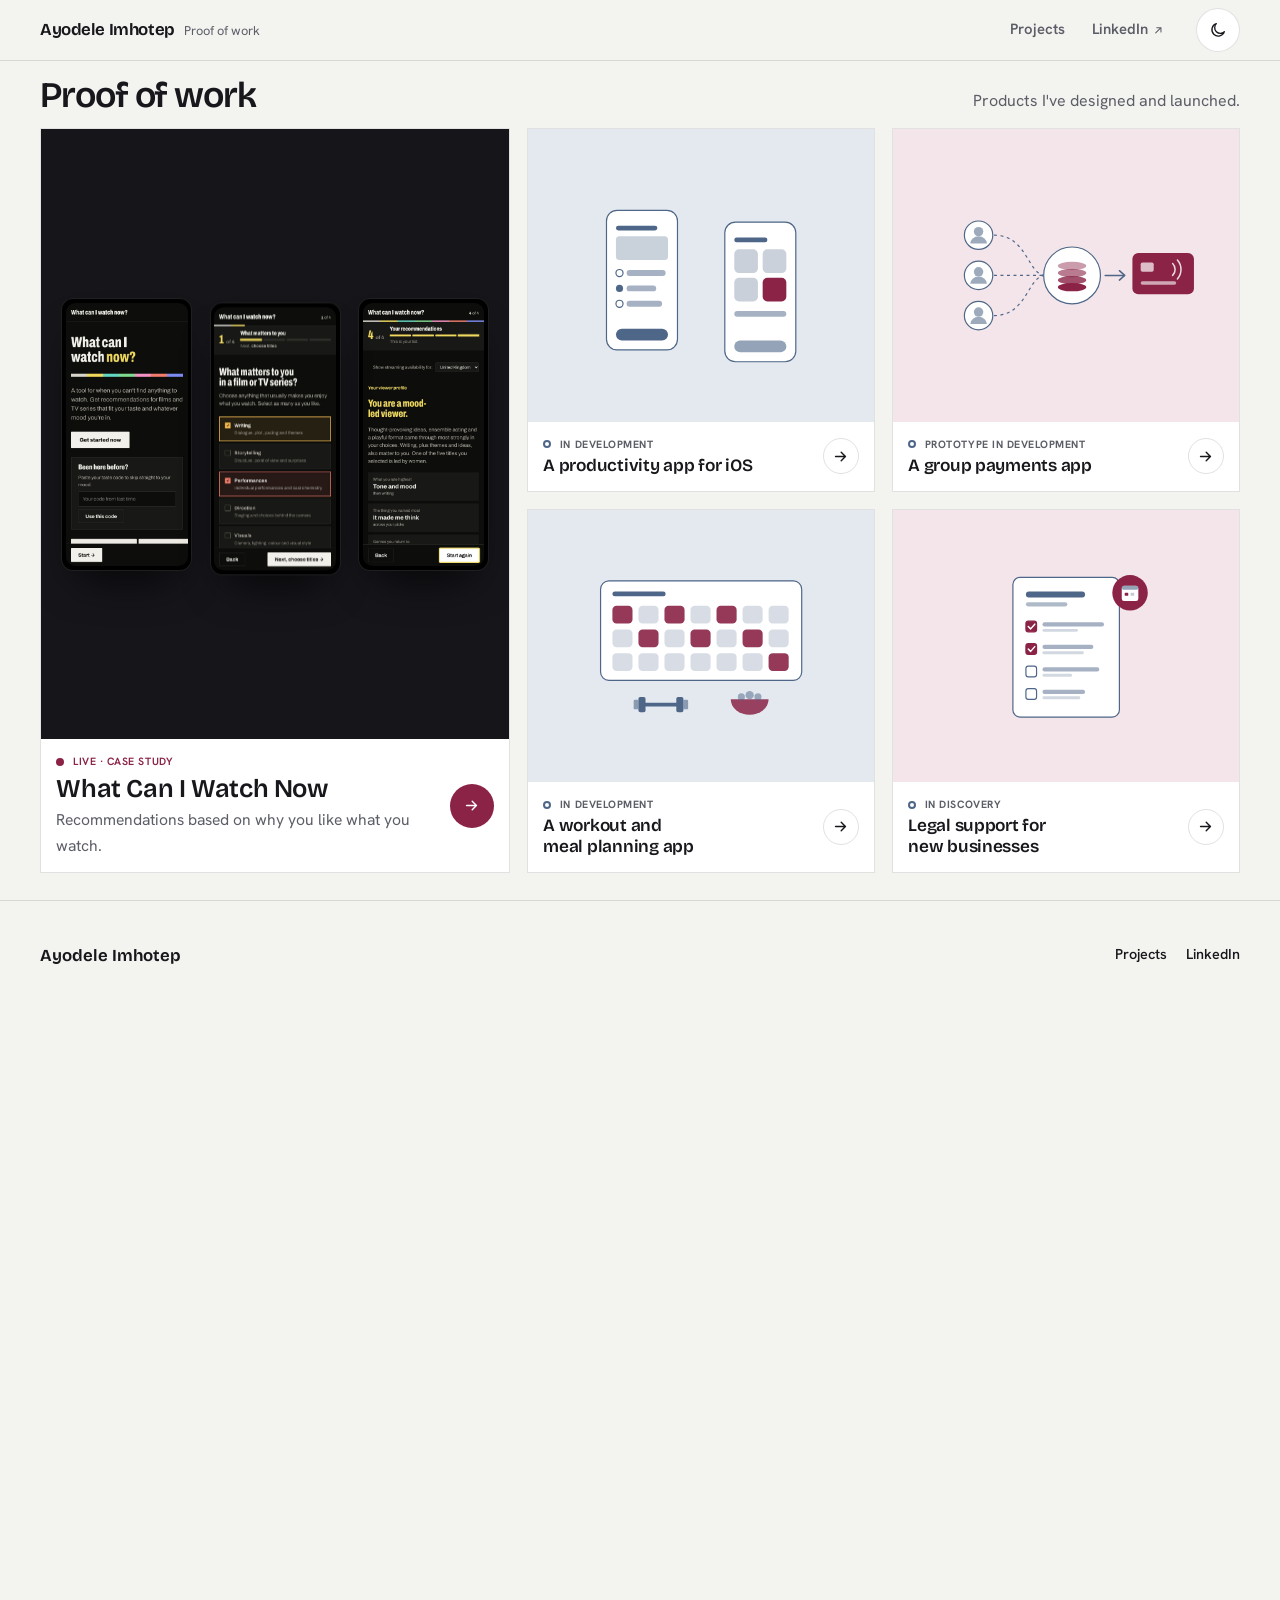
<file: index.html>
<!doctype html>
<html lang="en-GB">
<head>
<meta charset="utf-8">
<meta name="viewport" content="width=device-width, initial-scale=1">
<title>Ayodele Imhotep</title>
<meta http-equiv="refresh" content="0; url=/portfolio/">
<link rel="canonical" href="https://ai16aau.github.io/portfolio/">
</head>
<body>
<p><a href="/portfolio/">Go to the portfolio</a></p>
</body>
</html>
</file>
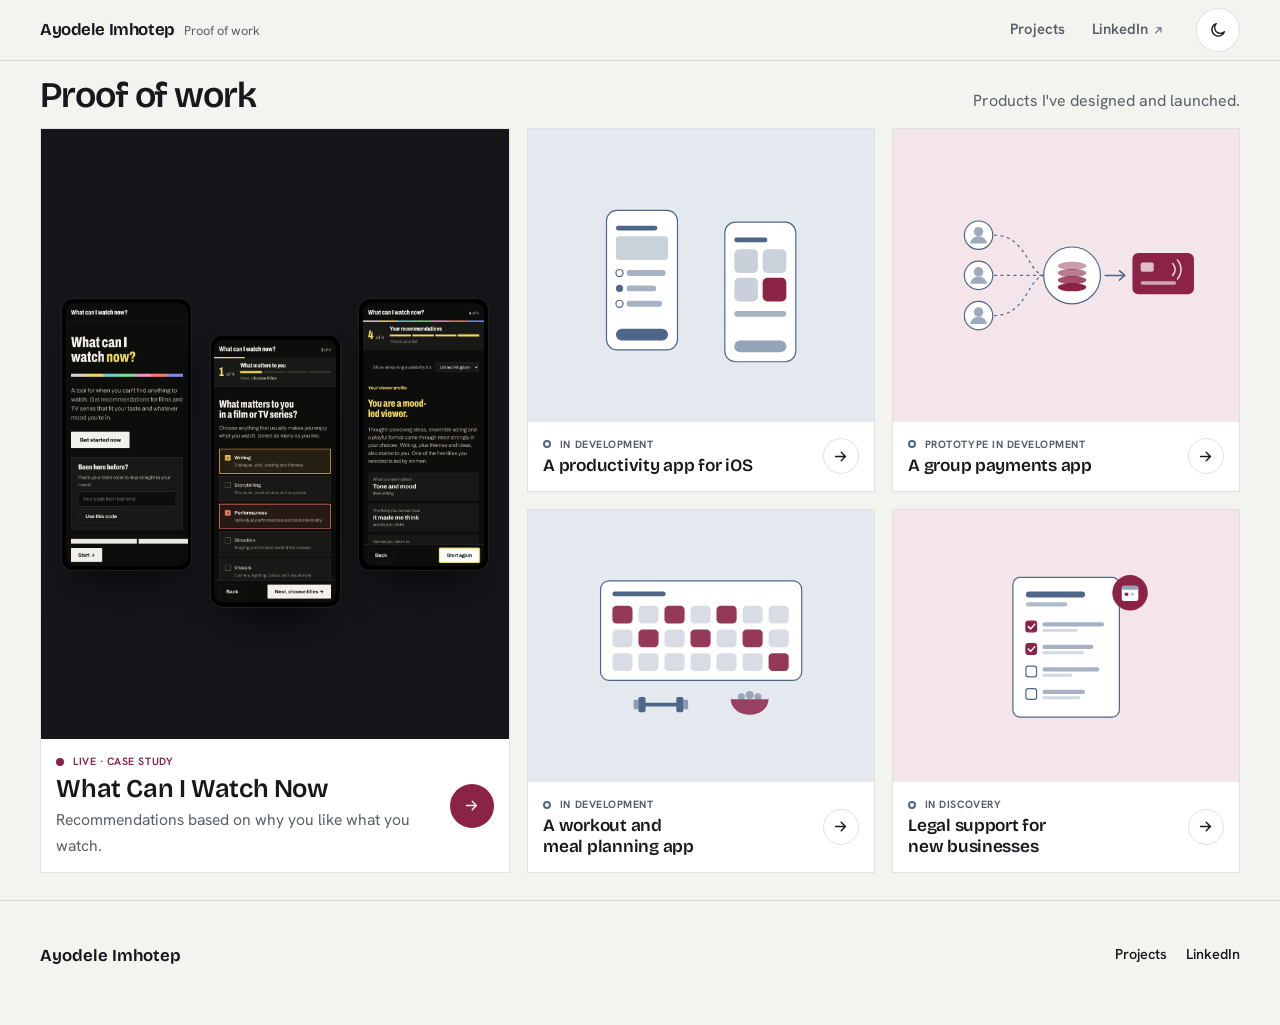
<file: pm-portfolio/index.html>
<!doctype html>
<html lang="en-GB">
<head>
<meta charset="utf-8">
<meta name="viewport" content="width=device-width, initial-scale=1">
<title>Ayodele Imhotep</title>
<meta http-equiv="refresh" content="0; url=/portfolio/">
<link rel="canonical" href="https://ai16aau.github.io/portfolio/">
<script>location.replace("/portfolio/" + location.hash);</script>
</head>
<body>
<p><a href="/portfolio/">Go to the portfolio</a></p>
</body>
</html>
</file>
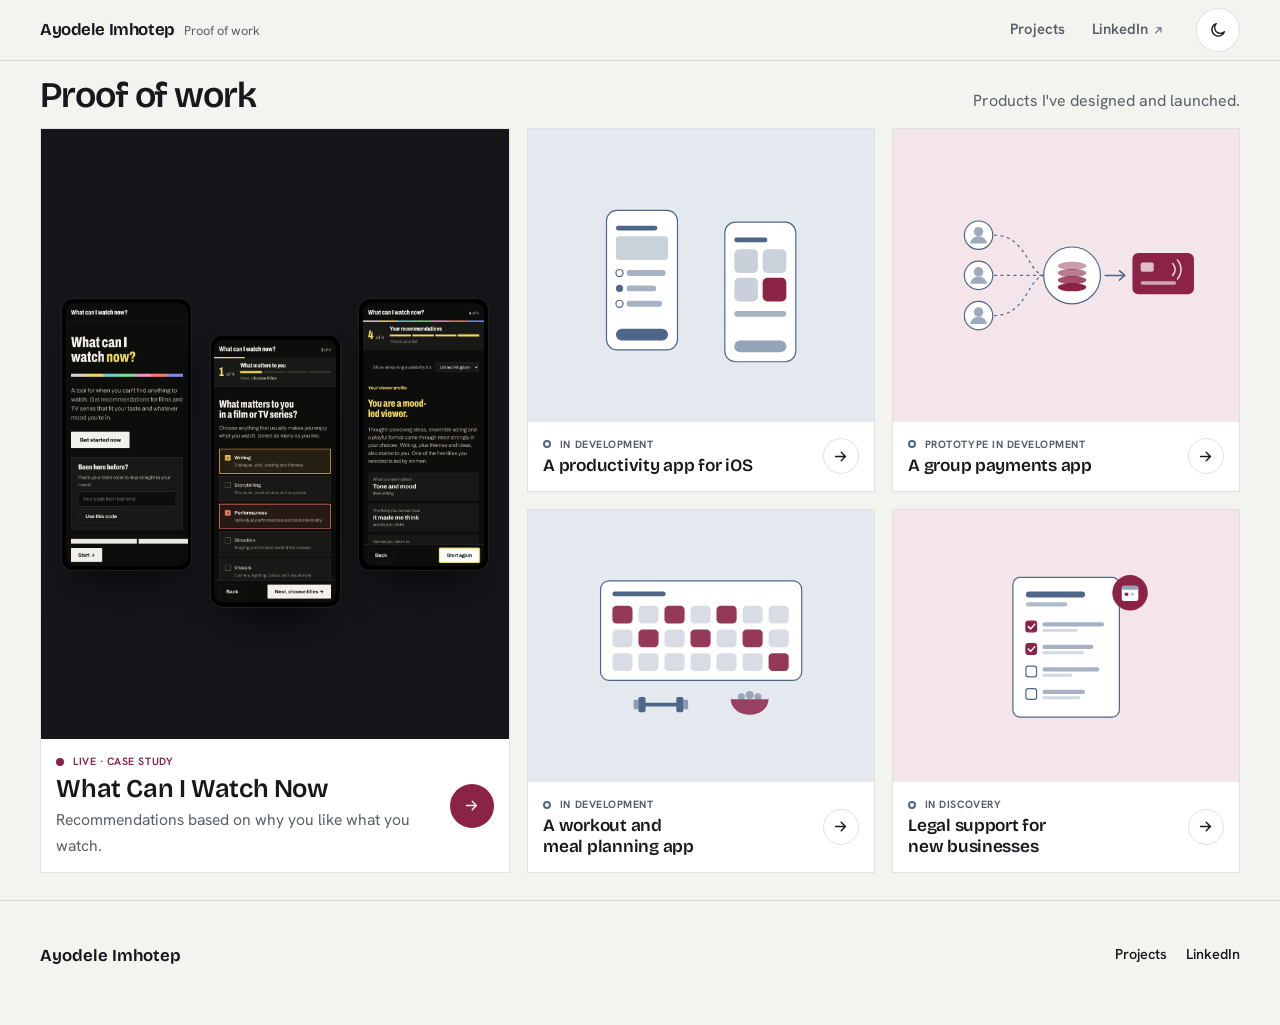
<file: portfolio/index.html>
<!doctype html>
<html lang="en-GB">
<head>
<meta charset="utf-8">
<meta name="viewport" content="width=device-width, initial-scale=1, viewport-fit=cover">
<title>Proof of Work, by Ayodele Imhotep</title>
<meta name="description" content="Proof of work: products designed and launched by Ayodele Imhotep.">
<script>try{var t=localStorage.getItem('pow-theme');if(t==='dark'||t==='light')document.documentElement.setAttribute('data-theme',t)}catch(e){}</script>
<link rel="preconnect" href="https://fonts.googleapis.com">
<link rel="preconnect" href="https://fonts.gstatic.com" crossorigin>
<link href="https://fonts.googleapis.com/css2?family=Bricolage+Grotesque:opsz,wght@12..96,400..700&family=Hanken+Grotesk:ital,wght@0,300..700;1,300..700&display=swap" rel="stylesheet">
<link rel="stylesheet" href="site.css?v=20261123g">
<link rel="stylesheet" href="redesign.css?v=20261123g">
<link rel="stylesheet" href="refinement.css?v=20261123g">
</head>
<body>
<a class="skip-link" href="#main">Skip to content</a>
<header class="site-nav">
  <div class="inner">
    <a class="brand" href="index.html"><span class="brand-name">Ayodele Imhotep</span><span class="brand-tag">Proof of work</span></a>
    <nav class="main-links" aria-label="Main"><a href="work.html">Projects</a><a href="https://www.linkedin.com/in/ayoimhotep" target="_blank" rel="noopener">LinkedIn<svg viewBox="0 0 24 24" fill="none" stroke="currentColor" stroke-width="2" stroke-linecap="round" stroke-linejoin="round" aria-hidden="true" class="ext"><path d="M7 17L17 7M9 7h8v8"/></svg></a></nav>
    <button class="theme-toggle" id="themeBtn" type="button" aria-label="Switch colour theme"><svg class="i-sun" viewBox="0 0 24 24" fill="none" stroke="currentColor" stroke-width="1.8" stroke-linecap="round" aria-hidden="true"><circle cx="12" cy="12" r="4.2"/><path d="M12 2.5v2.2M12 19.3v2.2M4.6 4.6l1.6 1.6M17.8 17.8l1.6 1.6M2.5 12h2.2M19.3 12h2.2M4.6 19.4l1.6-1.6M17.8 6.2l1.6-1.6"/></svg><svg class="i-moon" viewBox="0 0 24 24" fill="none" stroke="currentColor" stroke-width="1.8" stroke-linecap="round" stroke-linejoin="round" aria-hidden="true"><path d="M20.5 14.2A8.5 8.5 0 1 1 9.8 3.5a6.8 6.8 0 0 0 10.7 10.7z"/></svg></button>
  </div>
</header>

<main id="main" class="home-fit">
<section class="landing">
  <div class="wrap">
    <h1>Proof of work</h1>
    <p class="lede">Products I've designed and launched.</p>
  </div>
</section>

<section class="tiles" aria-label="Projects">
  <div class="wrap tile-grid">
    <a class="tile tile-feature" href="what-can-i-watch-now.html">
      <div class="tile-visual dark" aria-hidden="true">
        <div class="fan">
          <span><img src="img/wciwn-now-landing.jpg" alt="" width="390" height="844"></span>
          <span><img src="img/wciwn-now-what-matters.jpg" alt="" width="390" height="844"></span>
          <span><img src="img/wciwn-now-profile.jpg" alt="" width="390" height="844"></span>
          <span><img src="img/wciwn-now-recommendations.jpg" alt="" width="390" height="844"></span>
        </div>
      </div>
      <div class="tile-cap">
        <div>
          <p class="tile-status live"><span class="dot" aria-hidden="true"></span>Live · Case study</p>
          <h2>What Can I Watch Now</h2>
          <p>Recommendations based on why you like what you watch.</p>
        </div>
        <span class="tile-go"><svg viewBox="0 0 24 24" fill="none" stroke="currentColor" stroke-width="2" stroke-linecap="round" stroke-linejoin="round" aria-hidden="true"><path d="M5 12h14M13 6l6 6-6 6"/></svg></span>
      </div>
    </a>
    <a class="tile" href="work.html#planner">
      <div class="tile-visual slate" aria-hidden="true"><svg viewBox="0 0 480 300" preserveAspectRatio="xMidYMid meet" aria-hidden="true" focusable="false">
  <g fill="none" stroke="var(--slate)" stroke-width="2"><rect x="80" y="40" width="120" height="236" rx="18" fill="var(--surface)"/><rect x="280" y="60" width="120" height="236" rx="18" fill="var(--surface)"/></g>
  <g fill="var(--slate)"><rect x="96" y="66" width="70" height="8" rx="4"/><rect x="96" y="84" width="88" height="40" rx="6" opacity=".3"/>
  <circle cx="102" cy="146" r="6" fill="none" stroke="var(--slate)" stroke-width="2"/><rect x="114" y="141" width="66" height="10" rx="5" opacity=".5"/>
  <circle cx="102" cy="172" r="6"/><rect x="114" y="167" width="50" height="10" rx="5" opacity=".5"/>
  <circle cx="102" cy="198" r="6" fill="none" stroke="var(--slate)" stroke-width="2"/><rect x="114" y="193" width="60" height="10" rx="5" opacity=".5"/>
  <rect x="96" y="240" width="88" height="20" rx="10"/>
  <rect x="296" y="86" width="56" height="8" rx="4"/>
  <g opacity=".3"><rect x="296" y="106" width="40" height="40" rx="8"/><rect x="344" y="106" width="40" height="40" rx="8"/><rect x="296" y="154" width="40" height="40" rx="8"/></g><rect x="344" y="154" width="40" height="40" rx="8" fill="var(--accent)"/>
  <rect x="296" y="210" width="88" height="10" rx="5" opacity=".5"/><rect x="296" y="260" width="88" height="20" rx="10" opacity=".6"/></g>
</svg></div>
      <div class="tile-cap">
        <div>
          <p class="tile-status"><span class="dot" aria-hidden="true"></span>In development</p>
          <h2>A productivity app for iOS</h2>
        </div>
        <span class="tile-go ghost"><svg viewBox="0 0 24 24" fill="none" stroke="currentColor" stroke-width="2" stroke-linecap="round" stroke-linejoin="round" aria-hidden="true"><path d="M5 12h14M13 6l6 6-6 6"/></svg></span>
      </div>
    </a>
    <a class="tile" href="work.html#group-payments">
      <div class="tile-visual accent" aria-hidden="true"><svg viewBox="0 0 480 300" preserveAspectRatio="xMidYMid meet" aria-hidden="true" focusable="false">
  <g stroke="var(--slate)" stroke-width="2" stroke-dasharray="5 6" fill="none"><path d="M118 82 C175 82 175 150 205 150"/><path d="M118 150 L205 150"/><path d="M118 218 C175 218 175 150 205 150"/></g>
  <g fill="var(--surface)" stroke="var(--slate)" stroke-width="2"><circle cx="92" cy="82" r="24"/><circle cx="92" cy="150" r="24"/><circle cx="92" cy="218" r="24"/></g>
  <g fill="var(--slate)" opacity=".55"><circle cx="92" cy="76" r="8"/><path d="M78 96a14 12 0 0 1 28 0z"/><circle cx="92" cy="144" r="8"/><path d="M78 164a14 12 0 0 1 28 0z"/><circle cx="92" cy="212" r="8"/><path d="M78 232a14 12 0 0 1 28 0z"/></g>
  <circle cx="250" cy="150" r="48" fill="var(--surface)" stroke="var(--slate)" stroke-width="2"/>
  <g fill="var(--accent)"><ellipse cx="250" cy="170" rx="24" ry="7"/><ellipse cx="250" cy="158" rx="24" ry="7" opacity=".8"/><ellipse cx="250" cy="146" rx="24" ry="7" opacity=".6"/><ellipse cx="250" cy="134" rx="24" ry="7" opacity=".45"/></g>
  <path d="M306 150 H338" stroke="var(--slate)" stroke-width="2.5" stroke-linecap="round"/><path d="M330 142 l9 8 -9 8" fill="none" stroke="var(--slate)" stroke-width="2.5" stroke-linecap="round" stroke-linejoin="round"/>
  <rect x="352" y="112" width="104" height="70" rx="10" fill="var(--accent)"/><rect x="366" y="128" width="22" height="16" rx="3" fill="var(--surface)" opacity=".7"/>
  <g fill="none" stroke="var(--surface)" stroke-width="2.5" stroke-linecap="round" opacity=".85"><path d="M420 130a14 14 0 0 1 0 20"/><path d="M428 124a24 24 0 0 1 0 32"/></g>
  <rect x="366" y="160" width="60" height="6" rx="3" fill="var(--surface)" opacity=".6"/>
</svg></div>
      <div class="tile-cap">
        <div>
          <p class="tile-status"><span class="dot" aria-hidden="true"></span>Prototype in development</p>
          <h2>A group payments app</h2>
        </div>
        <span class="tile-go ghost"><svg viewBox="0 0 24 24" fill="none" stroke="currentColor" stroke-width="2" stroke-linecap="round" stroke-linejoin="round" aria-hidden="true"><path d="M5 12h14M13 6l6 6-6 6"/></svg></span>
      </div>
    </a>
    <a class="tile" href="work.html#workout-meals">
      <div class="tile-visual slate" aria-hidden="true"><svg viewBox="0 0 480 300" preserveAspectRatio="xMidYMid meet" aria-hidden="true" focusable="false">
  <rect x="70" y="40" width="340" height="168" rx="14" fill="var(--surface)" stroke="var(--slate)" stroke-width="2"/>
  <g fill="var(--slate)"><rect x="90" y="58" width="90" height="8" rx="4"/></g>
  <g>
<rect x="90" y="82" width="34" height="30" rx="7" fill="var(--accent)" opacity=".9"/><rect x="134" y="82" width="34" height="30" rx="7" fill="var(--slate)" opacity=".22"/><rect x="178" y="82" width="34" height="30" rx="7" fill="var(--accent)" opacity=".9"/><rect x="222" y="82" width="34" height="30" rx="7" fill="var(--slate)" opacity=".22"/><rect x="266" y="82" width="34" height="30" rx="7" fill="var(--accent)" opacity=".9"/><rect x="310" y="82" width="34" height="30" rx="7" fill="var(--slate)" opacity=".22"/><rect x="354" y="82" width="34" height="30" rx="7" fill="var(--slate)" opacity=".22"/><rect x="90" y="122" width="34" height="30" rx="7" fill="var(--slate)" opacity=".22"/><rect x="134" y="122" width="34" height="30" rx="7" fill="var(--accent)" opacity=".9"/><rect x="178" y="122" width="34" height="30" rx="7" fill="var(--slate)" opacity=".22"/><rect x="222" y="122" width="34" height="30" rx="7" fill="var(--accent)" opacity=".9"/><rect x="266" y="122" width="34" height="30" rx="7" fill="var(--slate)" opacity=".22"/><rect x="310" y="122" width="34" height="30" rx="7" fill="var(--accent)" opacity=".9"/><rect x="354" y="122" width="34" height="30" rx="7" fill="var(--slate)" opacity=".22"/><rect x="90" y="162" width="34" height="30" rx="7" fill="var(--slate)" opacity=".22"/><rect x="134" y="162" width="34" height="30" rx="7" fill="var(--slate)" opacity=".22"/><rect x="178" y="162" width="34" height="30" rx="7" fill="var(--slate)" opacity=".22"/><rect x="222" y="162" width="34" height="30" rx="7" fill="var(--slate)" opacity=".22"/><rect x="266" y="162" width="34" height="30" rx="7" fill="var(--slate)" opacity=".22"/><rect x="310" y="162" width="34" height="30" rx="7" fill="var(--slate)" opacity=".22"/><rect x="354" y="162" width="34" height="30" rx="7" fill="var(--accent)" opacity=".9"/>
  </g>
  <g transform="translate(140 236)" fill="var(--slate)"><rect x="0" y="10" width="64" height="6" rx="3"/><rect x="-6" y="0" width="12" height="26" rx="3"/><rect x="58" y="0" width="12" height="26" rx="3"/><rect x="-14" y="5" width="8" height="16" rx="2" opacity=".6"/><rect x="70" y="5" width="8" height="16" rx="2" opacity=".6"/></g>
  <g transform="translate(290 232)"><path d="M0 8 H64 A32 26 0 0 1 0 8 Z" fill="var(--accent)" opacity=".85"/><g fill="var(--slate)" opacity=".5"><circle cx="18" cy="4" r="6"/><circle cx="32" cy="1" r="7"/><circle cx="46" cy="4" r="6"/></g></g>
</svg></div>
      <div class="tile-cap">
        <div>
          <p class="tile-status"><span class="dot" aria-hidden="true"></span>In development</p>
          <h2>A workout and meal planning app</h2>
        </div>
        <span class="tile-go ghost"><svg viewBox="0 0 24 24" fill="none" stroke="currentColor" stroke-width="2" stroke-linecap="round" stroke-linejoin="round" aria-hidden="true"><path d="M5 12h14M13 6l6 6-6 6"/></svg></span>
      </div>
    </a>
    <a class="tile" href="work.html#legal-support">
      <div class="tile-visual accent" aria-hidden="true"><svg viewBox="0 0 480 300" preserveAspectRatio="xMidYMid meet" aria-hidden="true" focusable="false">
  <rect x="150" y="34" width="180" height="236" rx="12" fill="var(--surface)" stroke="var(--slate)" stroke-width="2"/>
  <g fill="var(--slate)"><rect x="172" y="58" width="100" height="10" rx="5"/><rect x="172" y="76" width="70" height="7" rx="3.5" opacity=".45"/></g>
  <rect x="172" y="108" width="18" height="18" rx="4" fill="var(--accent)" stroke="var(--accent)" stroke-width="2"/><path d="M176 117 l4 4 7 -8" fill="none" stroke="var(--surface)" stroke-width="2.5" stroke-linecap="round" stroke-linejoin="round"/><rect x="200" y="110" width="104" height="7" rx="3.5" fill="var(--slate)" opacity=".5"/><rect x="200" y="121" width="60" height="5" rx="2.5" fill="var(--slate)" opacity=".25"/>
  <rect x="172" y="146" width="18" height="18" rx="4" fill="var(--accent)" stroke="var(--accent)" stroke-width="2"/><path d="M176 155 l4 4 7 -8" fill="none" stroke="var(--surface)" stroke-width="2.5" stroke-linecap="round" stroke-linejoin="round"/><rect x="200" y="148" width="86" height="7" rx="3.5" fill="var(--slate)" opacity=".5"/><rect x="200" y="159" width="70" height="5" rx="2.5" fill="var(--slate)" opacity=".25"/>
  <rect x="172" y="184" width="18" height="18" rx="4" fill="none" stroke="var(--slate)" stroke-width="2"/><rect x="200" y="186" width="96" height="7" rx="3.5" fill="var(--slate)" opacity=".5"/><rect x="200" y="197" width="50" height="5" rx="2.5" fill="var(--slate)" opacity=".25"/>
  <rect x="172" y="222" width="18" height="18" rx="4" fill="none" stroke="var(--slate)" stroke-width="2"/><rect x="200" y="224" width="72" height="7" rx="3.5" fill="var(--slate)" opacity=".5"/><rect x="200" y="235" width="64" height="5" rx="2.5" fill="var(--slate)" opacity=".25"/>

  <g transform="translate(318 30)"><circle cx="30" cy="30" r="30" fill="var(--accent)"/><rect x="16" y="18" width="28" height="26" rx="4" fill="var(--surface)"/><rect x="16" y="18" width="28" height="7" rx="3" fill="var(--slate)" opacity=".6"/><rect x="21" y="30" width="6" height="5" rx="1" fill="var(--accent)"/><rect x="31" y="30" width="6" height="5" rx="1" fill="var(--slate)" opacity=".35"/></g>
</svg></div>
      <div class="tile-cap">
        <div>
          <p class="tile-status"><span class="dot" aria-hidden="true"></span>In discovery</p>
          <h2>Legal support for new businesses</h2>
        </div>
        <span class="tile-go ghost"><svg viewBox="0 0 24 24" fill="none" stroke="currentColor" stroke-width="2" stroke-linecap="round" stroke-linejoin="round" aria-hidden="true"><path d="M5 12h14M13 6l6 6-6 6"/></svg></span>
      </div>
    </a>
  </div>
</section>
</main>
<footer class="site-footer">
  <div class="wrap">
    <p class="f-name">Ayodele Imhotep</p>
    <nav aria-label="Footer">
      <a href="work.html">Projects</a><a href="https://www.linkedin.com/in/ayoimhotep" target="_blank" rel="noopener">LinkedIn</a>
    </nav>
  </div>
</footer>
<script src="site.js?v=20261123g"></script>
</body>
</html>
</file>
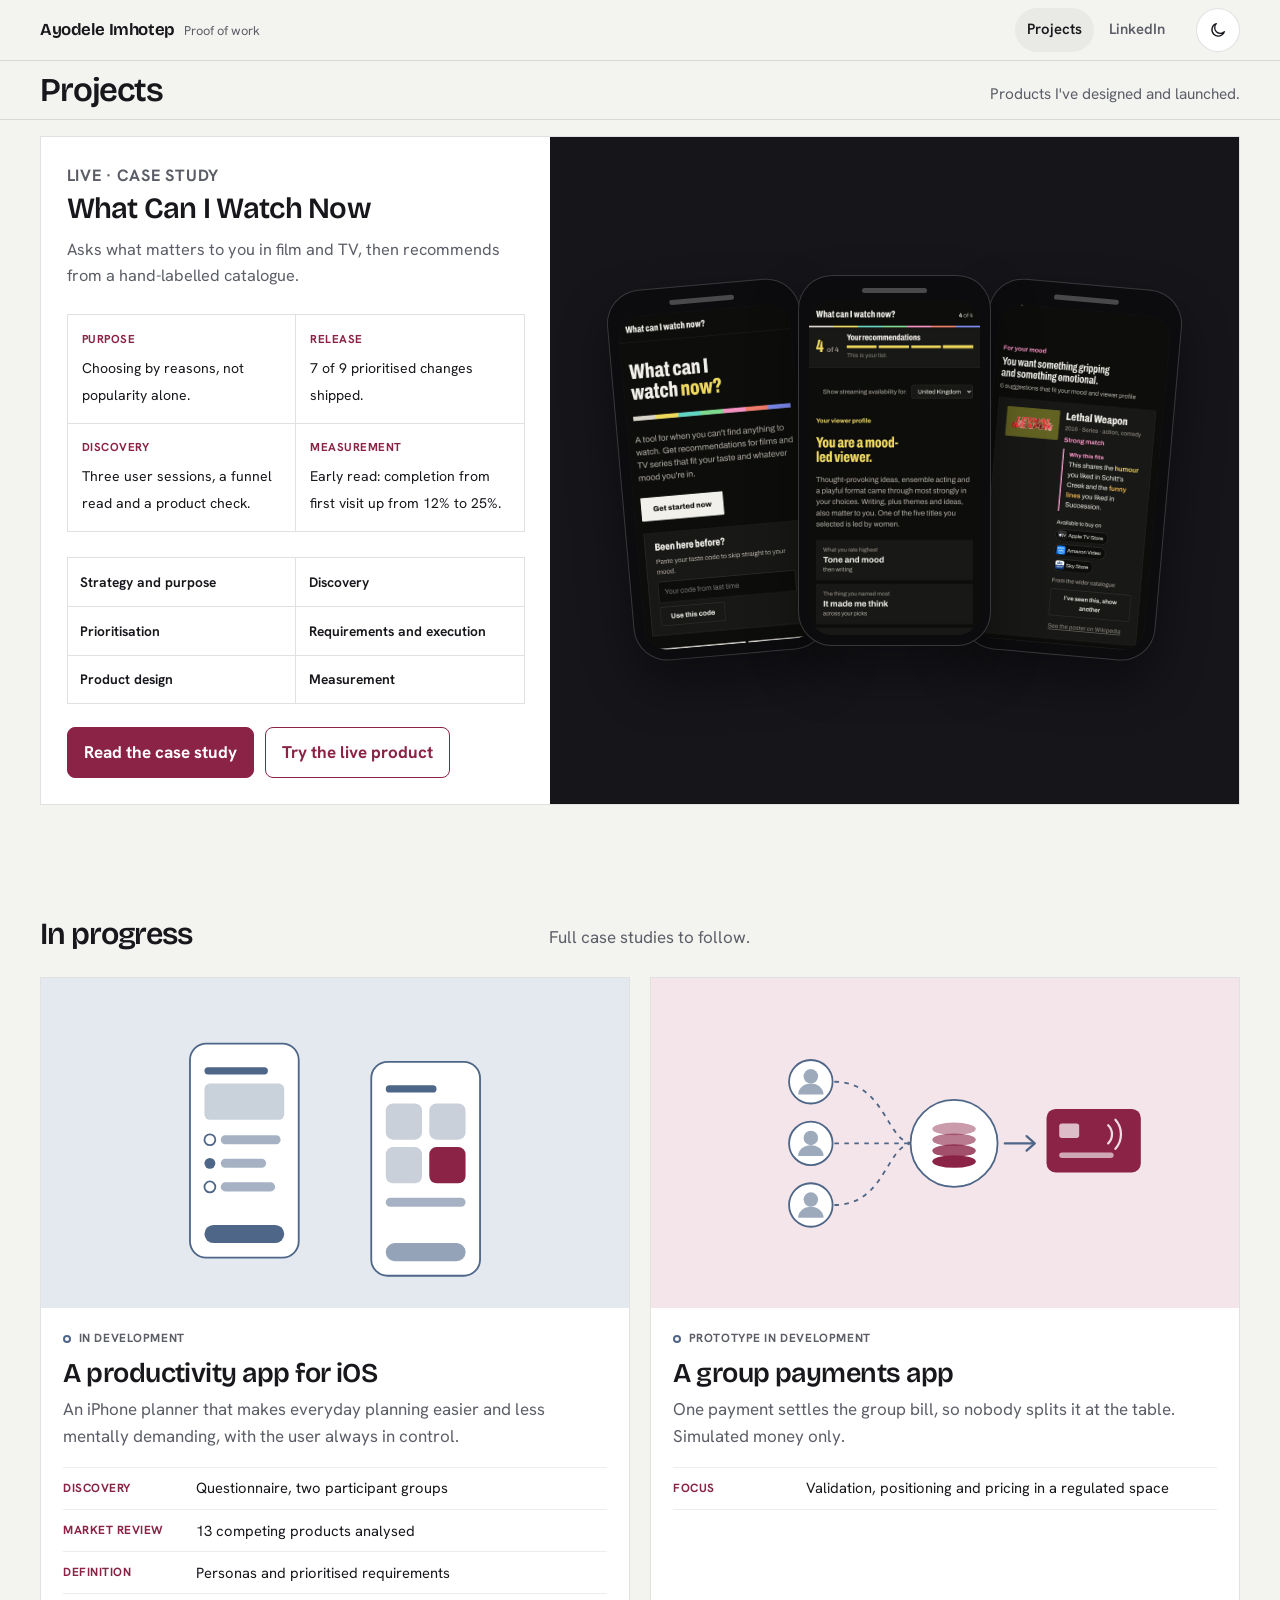
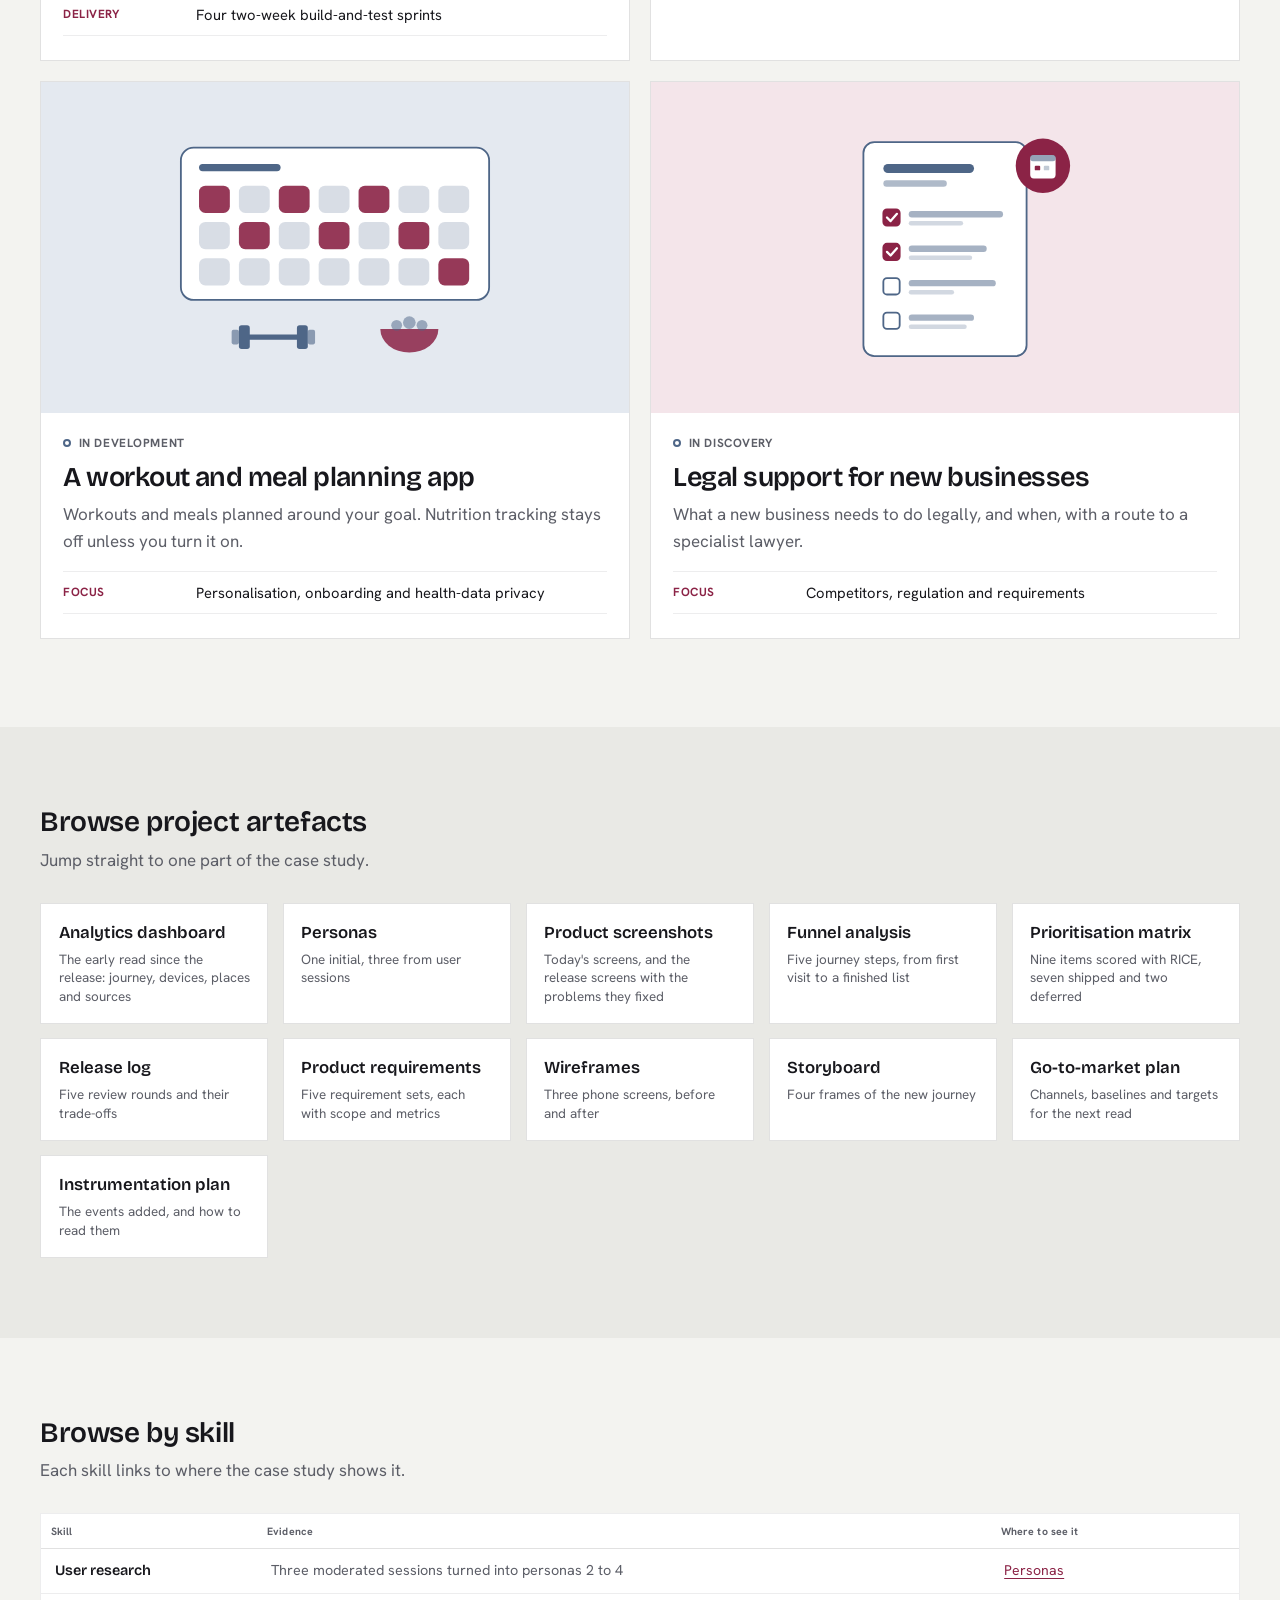
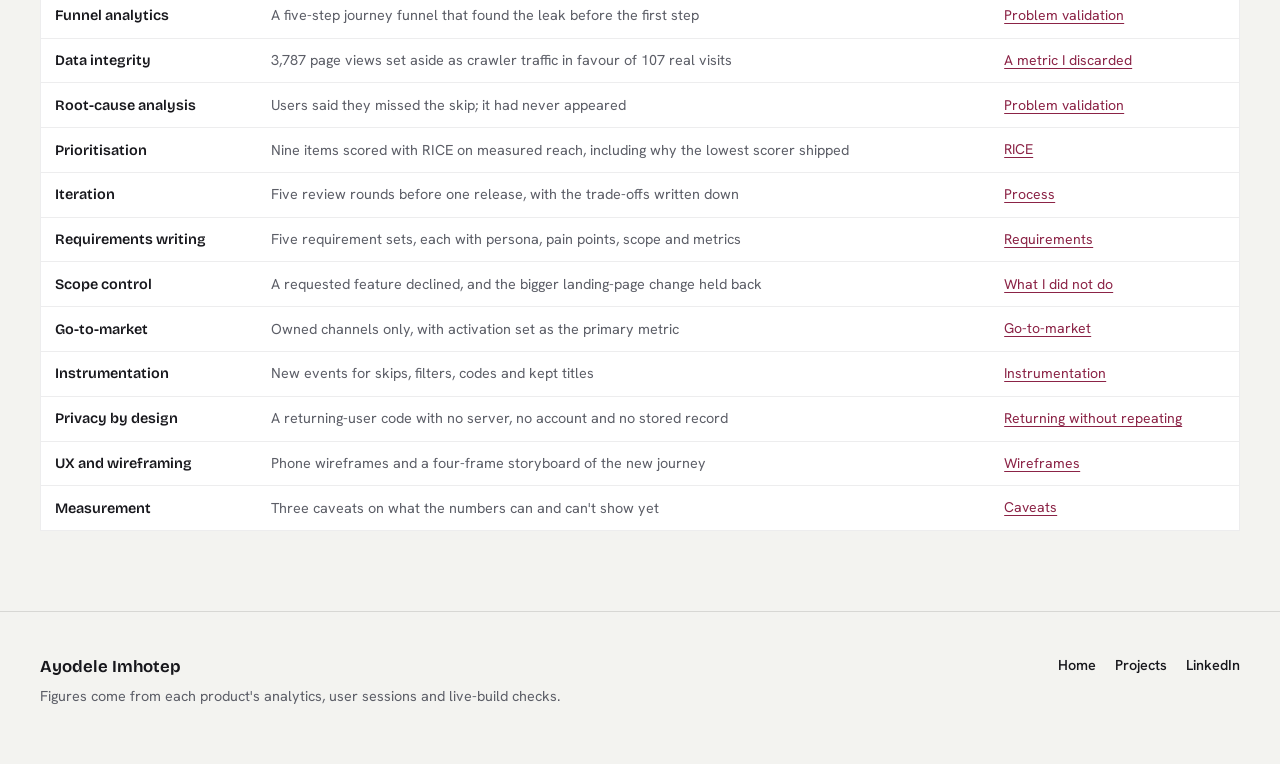
<file: pm-portfolio/work.html>
<!doctype html>
<html lang="en-GB">
<head>
<meta charset="utf-8">
<meta name="viewport" content="width=device-width, initial-scale=1">
<title>Ayodele Imhotep</title>
<meta http-equiv="refresh" content="0; url=/portfolio/work.html">
<link rel="canonical" href="https://ai16aau.github.io/portfolio/work.html">
<script>location.replace("/portfolio/work.html" + location.hash);</script>
</head>
<body>
<p><a href="/portfolio/work.html">Go to the portfolio</a></p>
</body>
</html>
</file>
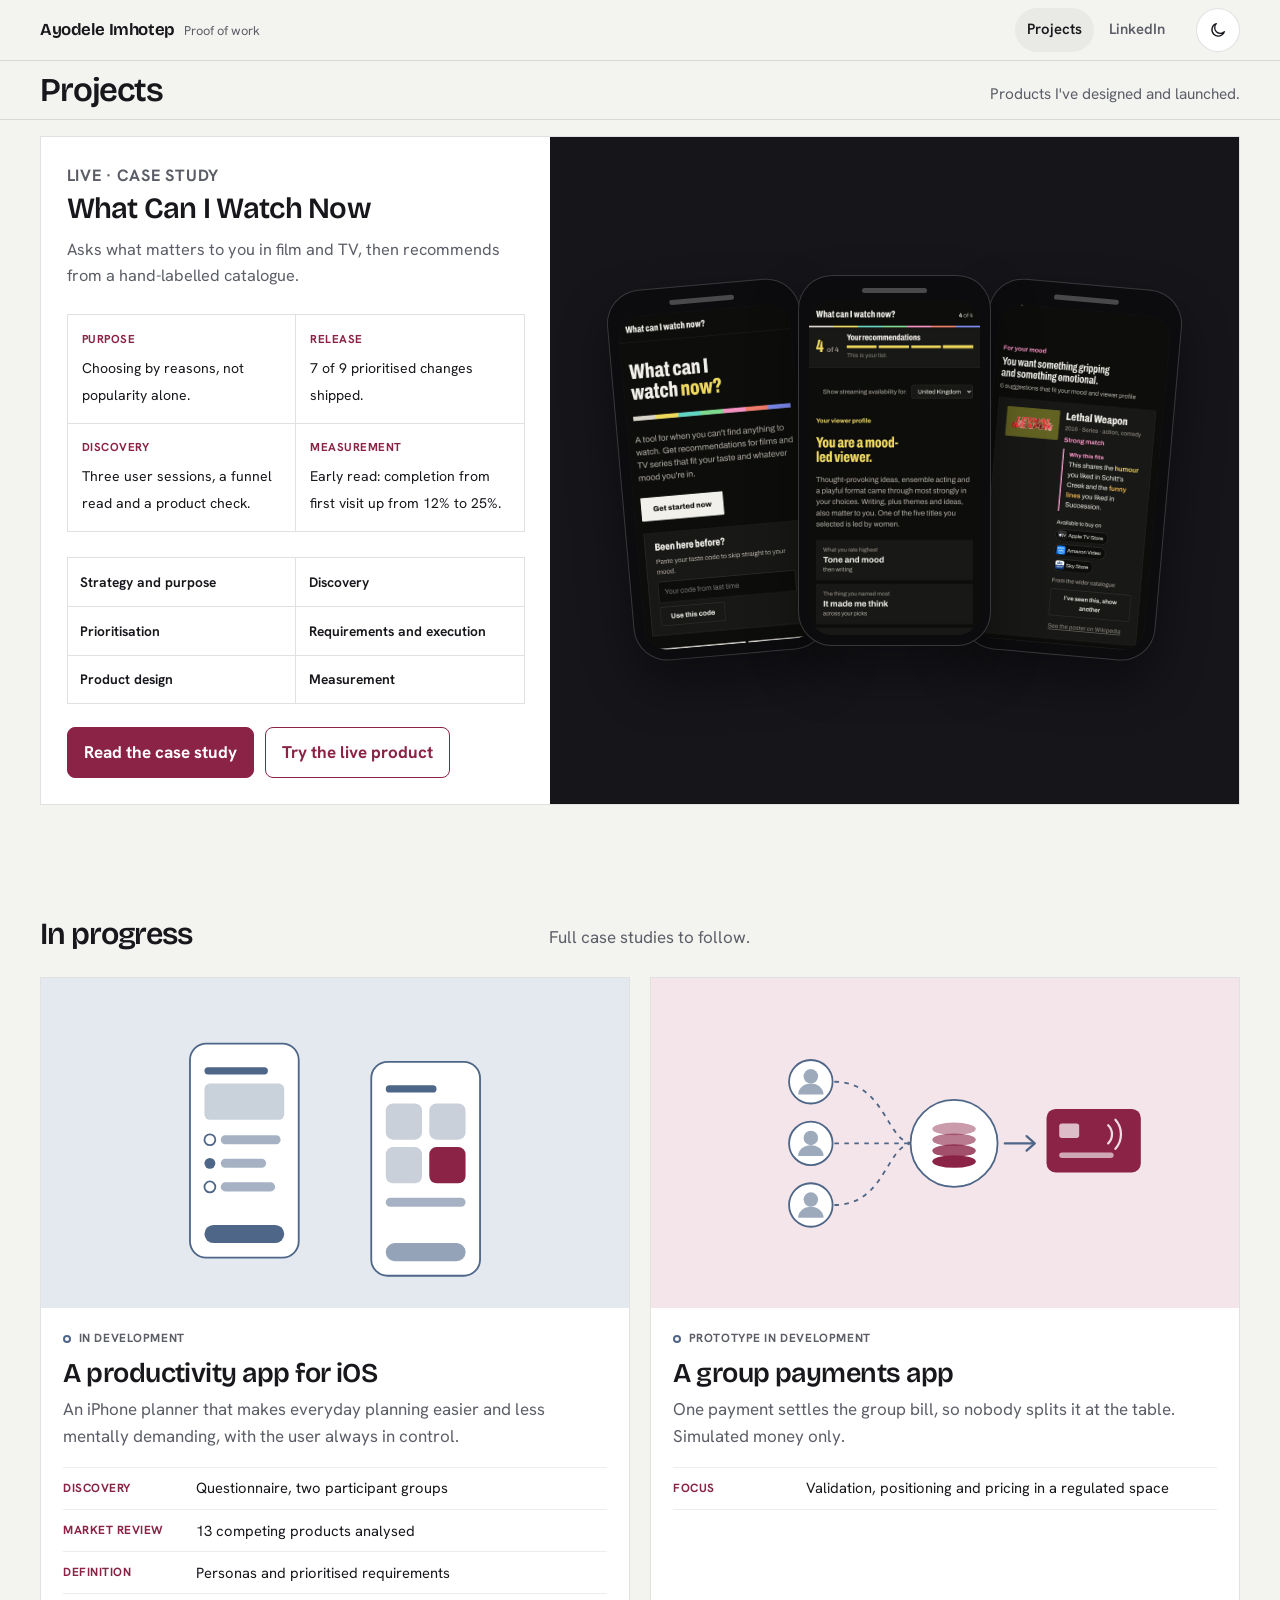
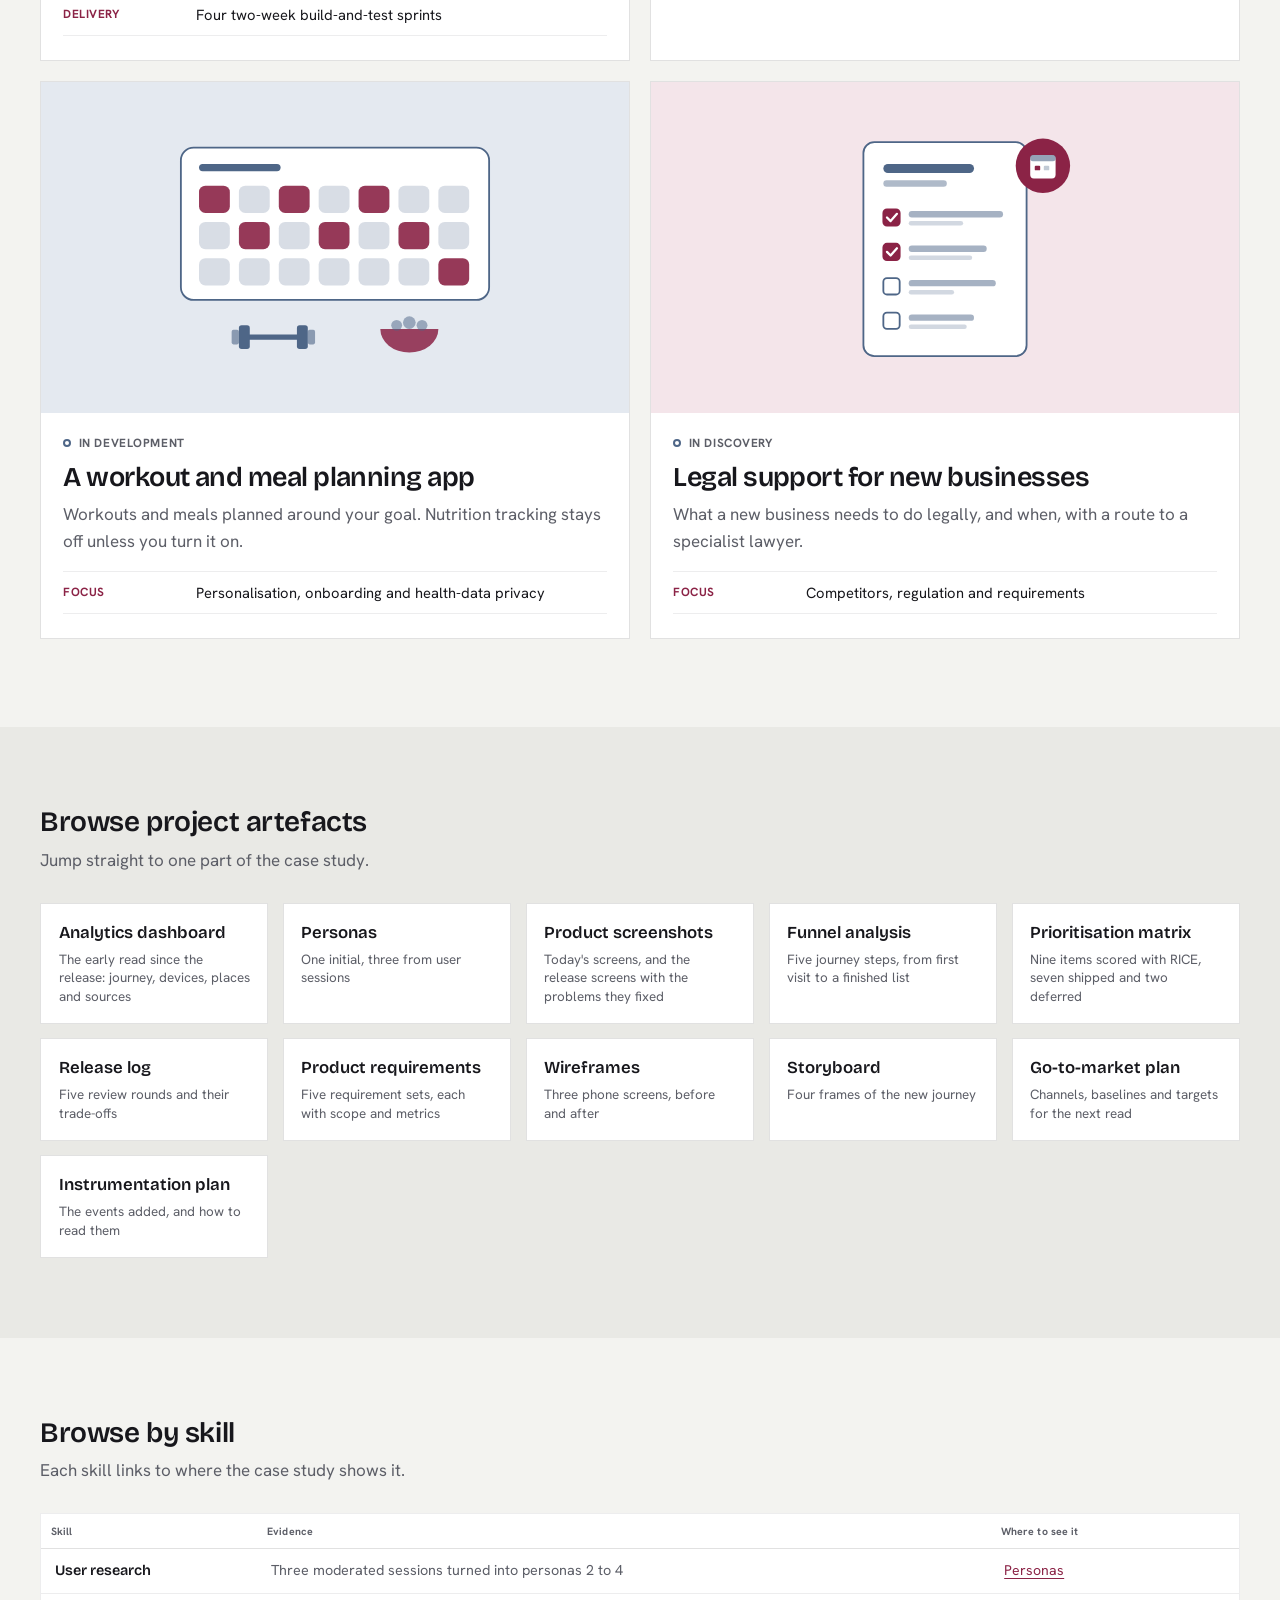
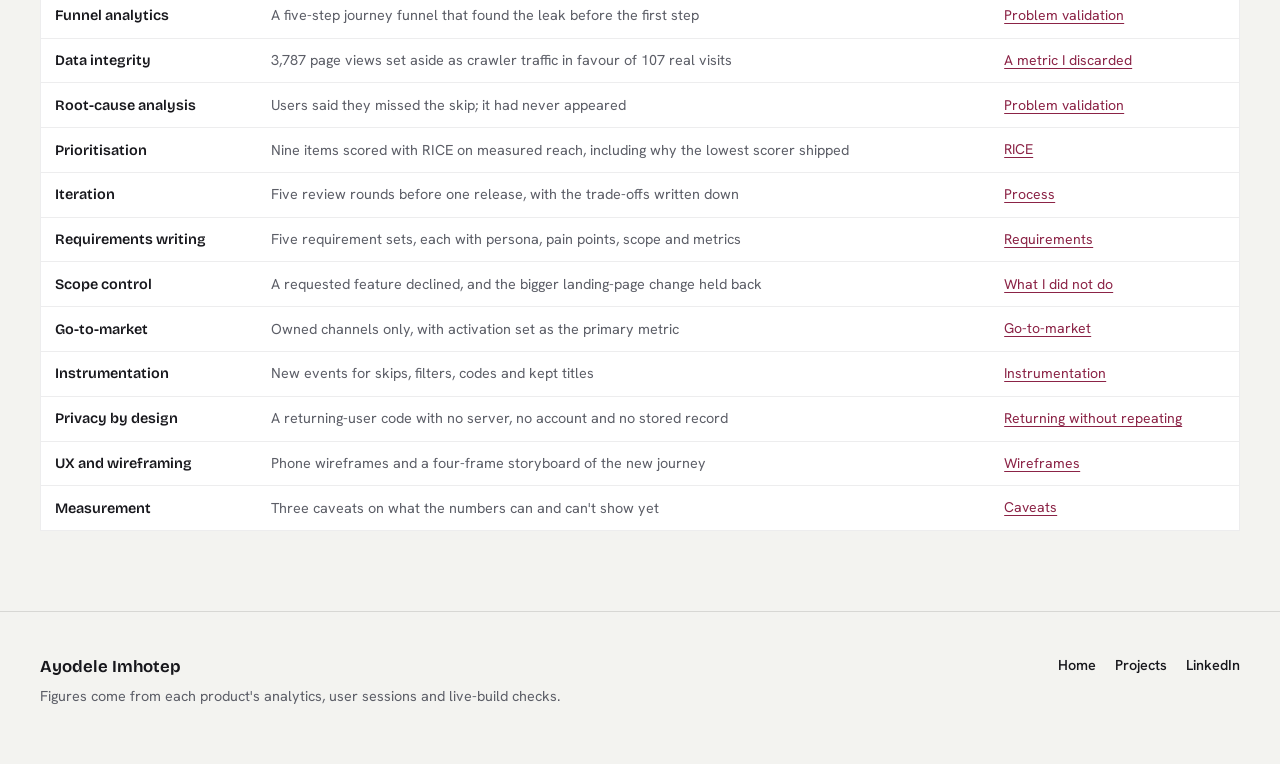
<file: portfolio/work.html>
<!doctype html>
<html lang="en-GB">
<head>
<meta charset="utf-8"><meta name="viewport" content="width=device-width, initial-scale=1, viewport-fit=cover">
<title>Projects | Ayodele Imhotep</title>
<meta name="description" content="Products designed and launched by Ayodele Imhotep, with the evidence behind each one.">
<script>try{var t=localStorage.getItem('pow-theme');if(t==='dark'||t==='light')document.documentElement.setAttribute('data-theme',t)}catch(e){}</script>
<link rel="preconnect" href="https://fonts.googleapis.com"><link rel="preconnect" href="https://fonts.gstatic.com" crossorigin>
<link href="https://fonts.googleapis.com/css2?family=Bricolage+Grotesque:opsz,wght@12..96,400..700&family=Hanken+Grotesk:ital,wght@0,300..700;1,300..700&display=swap" rel="stylesheet">
<link rel="stylesheet" href="site.css?v=20261123g"><link rel="stylesheet" href="redesign.css?v=20261123g"><link rel="stylesheet" href="refinement.css?v=20261123g">
</head>
<body>
<a class="skip-link" href="#main">Skip to content</a>
<header class="site-nav"><div class="inner"><a class="brand" href="index.html"><span class="brand-name">Ayodele Imhotep</span><span class="brand-tag">Proof of work</span></a><nav class="main-links" aria-label="Main"><a href="work.html" aria-current="page">Projects</a><a href="https://www.linkedin.com/in/ayoimhotep" target="_blank" rel="noopener">LinkedIn</a></nav><button class="theme-toggle" id="themeBtn" type="button" aria-label="Switch colour theme"><svg class="i-sun" viewBox="0 0 24 24" fill="none" stroke="currentColor" stroke-width="1.8" stroke-linecap="round" aria-hidden="true"><circle cx="12" cy="12" r="4.2"/><path d="M12 2.5v2.2M12 19.3v2.2M4.6 4.6l1.6 1.6M17.8 17.8l1.6 1.6M2.5 12h2.2M19.3 12h2.2M4.6 19.4l1.6-1.6M17.8 6.2l1.6-1.6"/></svg><svg class="i-moon" viewBox="0 0 24 24" fill="none" stroke="currentColor" stroke-width="1.8" stroke-linecap="round" stroke-linejoin="round" aria-hidden="true"><path d="M20.5 14.2A8.5 8.5 0 1 1 9.8 3.5a6.8 6.8 0 0 0 10.7 10.7z"/></svg></button></div></header>

<main id="main">
  <header class="projects-page-head-v3"><div class="wrap"><p class="plain-eyebrow-v3">Proof of work</p><h1>Projects</h1><p>Products I've designed and launched.</p></div></header>

  <section class="project-list-v3" aria-label="Projects">
    <div class="wrap">
      <article class="project-card-v3">
        <div class="copy">
          <p class="plain-eyebrow-v3">Live · Case study</p>
          <h2>What Can I Watch Now</h2>
          <p>Asks what matters to you in film and TV, then recommends from a hand-labelled catalogue.</p>
          <div class="project-summary-v3"><div><b>Purpose</b><span>Choosing by reasons, not popularity alone.</span></div><div><b>Release</b><span>7 of 9 prioritised changes shipped.</span></div><div><b>Discovery</b><span>Three user sessions, a funnel read and a product check.</span></div><div><b>Measurement</b><span>Early read: completion from first visit up from 12% to 25%.</span></div></div>
          <nav class="stage-list-v3" aria-label="What Can I Watch Now evidence"><a href="what-can-i-watch-now.html#strategy-system">Strategy and purpose</a><a href="what-can-i-watch-now.html#validation">Discovery</a><a href="what-can-i-watch-now.html#rice">Prioritisation</a><a href="what-can-i-watch-now.html#shipped">Requirements and execution</a><a href="what-can-i-watch-now.html#screens">Product design</a><a href="what-can-i-watch-now.html#since-release">Measurement</a></nav>
          <div class="actions-v3"><a class="action-v3" href="what-can-i-watch-now.html">Read the case study</a><a class="action-v3 secondary" href="https://whatcaniwatchnow.com" target="_blank" rel="noopener">Try the live product<span class="visually-hidden"> (opens in a new tab)</span></a></div>
        </div>
        <div class="visual" aria-label="What Can I Watch Now product screens">
          <div class="phone-trio-static">
            <div class="device-v3"><div class="speaker"></div><div class="screen"><img src="img/wciwn-now-landing.jpg" alt="The What Can I Watch Now landing page"></div></div>
            <div class="device-v3"><div class="speaker"></div><div class="screen"><img src="img/wciwn-now-profile.jpg" alt="The results page opening with the viewer profile"></div></div>
            <div class="device-v3"><div class="speaker"></div><div class="screen"><img src="img/wciwn-now-recommendations.jpg" alt="A recommendation card explaining why the title fits"></div></div>
          </div>
        </div>
      </article>

    </div>
  </section>
  <section class="wip-section" aria-labelledby="wip-title">
    <div class="wrap">
      <div class="wip-head"><h2 id="wip-title">In progress</h2><p>Full case studies to follow.</p></div>
      <div class="wip-grid">
        <article class="wip-card" id="planner" aria-labelledby="planner-t">
          <div class="wip-visual slate"><svg viewBox="0 0 480 300" preserveAspectRatio="xMidYMid meet" aria-hidden="true" focusable="false">
  <g fill="none" stroke="var(--slate)" stroke-width="2"><rect x="80" y="40" width="120" height="236" rx="18" fill="var(--surface)"/><rect x="280" y="60" width="120" height="236" rx="18" fill="var(--surface)"/></g>
  <g fill="var(--slate)"><rect x="96" y="66" width="70" height="8" rx="4"/><rect x="96" y="84" width="88" height="40" rx="6" opacity=".3"/>
  <circle cx="102" cy="146" r="6" fill="none" stroke="var(--slate)" stroke-width="2"/><rect x="114" y="141" width="66" height="10" rx="5" opacity=".5"/>
  <circle cx="102" cy="172" r="6"/><rect x="114" y="167" width="50" height="10" rx="5" opacity=".5"/>
  <circle cx="102" cy="198" r="6" fill="none" stroke="var(--slate)" stroke-width="2"/><rect x="114" y="193" width="60" height="10" rx="5" opacity=".5"/>
  <rect x="96" y="240" width="88" height="20" rx="10"/>
  <rect x="296" y="86" width="56" height="8" rx="4"/>
  <g opacity=".3"><rect x="296" y="106" width="40" height="40" rx="8"/><rect x="344" y="106" width="40" height="40" rx="8"/><rect x="296" y="154" width="40" height="40" rx="8"/></g><rect x="344" y="154" width="40" height="40" rx="8" fill="var(--accent)"/>
  <rect x="296" y="210" width="88" height="10" rx="5" opacity=".5"/><rect x="296" y="260" width="88" height="20" rx="10" opacity=".6"/></g>
</svg></div>
          <div class="wip-body">
            <p class="wip-status"><span class="dot" aria-hidden="true"></span>In development</p>
            <h3 id="planner-t">A productivity app for iOS</h3>
            <p>An iPhone planner that makes everyday planning easier and less mentally demanding, with the user always in control.</p>
            <dl class="wip-facts"><div><dt>Discovery</dt><dd>Questionnaire, two participant groups</dd></div><div><dt>Market review</dt><dd>13 competing products analysed</dd></div><div><dt>Definition</dt><dd>Personas and prioritised requirements</dd></div><div><dt>Delivery</dt><dd>Four two-week build-and-test sprints</dd></div></dl>
          </div>
        </article>
        <article class="wip-card" id="group-payments" aria-labelledby="group-payments-t">
          <div class="wip-visual accent"><svg viewBox="0 0 480 300" preserveAspectRatio="xMidYMid meet" aria-hidden="true" focusable="false">
  <g stroke="var(--slate)" stroke-width="2" stroke-dasharray="5 6" fill="none"><path d="M118 82 C175 82 175 150 205 150"/><path d="M118 150 L205 150"/><path d="M118 218 C175 218 175 150 205 150"/></g>
  <g fill="var(--surface)" stroke="var(--slate)" stroke-width="2"><circle cx="92" cy="82" r="24"/><circle cx="92" cy="150" r="24"/><circle cx="92" cy="218" r="24"/></g>
  <g fill="var(--slate)" opacity=".55"><circle cx="92" cy="76" r="8"/><path d="M78 96a14 12 0 0 1 28 0z"/><circle cx="92" cy="144" r="8"/><path d="M78 164a14 12 0 0 1 28 0z"/><circle cx="92" cy="212" r="8"/><path d="M78 232a14 12 0 0 1 28 0z"/></g>
  <circle cx="250" cy="150" r="48" fill="var(--surface)" stroke="var(--slate)" stroke-width="2"/>
  <g fill="var(--accent)"><ellipse cx="250" cy="170" rx="24" ry="7"/><ellipse cx="250" cy="158" rx="24" ry="7" opacity=".8"/><ellipse cx="250" cy="146" rx="24" ry="7" opacity=".6"/><ellipse cx="250" cy="134" rx="24" ry="7" opacity=".45"/></g>
  <path d="M306 150 H338" stroke="var(--slate)" stroke-width="2.5" stroke-linecap="round"/><path d="M330 142 l9 8 -9 8" fill="none" stroke="var(--slate)" stroke-width="2.5" stroke-linecap="round" stroke-linejoin="round"/>
  <rect x="352" y="112" width="104" height="70" rx="10" fill="var(--accent)"/><rect x="366" y="128" width="22" height="16" rx="3" fill="var(--surface)" opacity=".7"/>
  <g fill="none" stroke="var(--surface)" stroke-width="2.5" stroke-linecap="round" opacity=".85"><path d="M420 130a14 14 0 0 1 0 20"/><path d="M428 124a24 24 0 0 1 0 32"/></g>
  <rect x="366" y="160" width="60" height="6" rx="3" fill="var(--surface)" opacity=".6"/>
</svg></div>
          <div class="wip-body">
            <p class="wip-status"><span class="dot" aria-hidden="true"></span>Prototype in development</p>
            <h3 id="group-payments-t">A group payments app</h3>
            <p>One payment settles the group bill, so nobody splits it at the table. Simulated money only.</p>
            <dl class="wip-facts"><div><dt>Focus</dt><dd>Validation, positioning and pricing in a regulated space</dd></div></dl>
          </div>
        </article>
        <article class="wip-card" id="workout-meals" aria-labelledby="workout-meals-t">
          <div class="wip-visual slate"><svg viewBox="0 0 480 300" preserveAspectRatio="xMidYMid meet" aria-hidden="true" focusable="false">
  <rect x="70" y="40" width="340" height="168" rx="14" fill="var(--surface)" stroke="var(--slate)" stroke-width="2"/>
  <g fill="var(--slate)"><rect x="90" y="58" width="90" height="8" rx="4"/></g>
  <g>
<rect x="90" y="82" width="34" height="30" rx="7" fill="var(--accent)" opacity=".9"/><rect x="134" y="82" width="34" height="30" rx="7" fill="var(--slate)" opacity=".22"/><rect x="178" y="82" width="34" height="30" rx="7" fill="var(--accent)" opacity=".9"/><rect x="222" y="82" width="34" height="30" rx="7" fill="var(--slate)" opacity=".22"/><rect x="266" y="82" width="34" height="30" rx="7" fill="var(--accent)" opacity=".9"/><rect x="310" y="82" width="34" height="30" rx="7" fill="var(--slate)" opacity=".22"/><rect x="354" y="82" width="34" height="30" rx="7" fill="var(--slate)" opacity=".22"/><rect x="90" y="122" width="34" height="30" rx="7" fill="var(--slate)" opacity=".22"/><rect x="134" y="122" width="34" height="30" rx="7" fill="var(--accent)" opacity=".9"/><rect x="178" y="122" width="34" height="30" rx="7" fill="var(--slate)" opacity=".22"/><rect x="222" y="122" width="34" height="30" rx="7" fill="var(--accent)" opacity=".9"/><rect x="266" y="122" width="34" height="30" rx="7" fill="var(--slate)" opacity=".22"/><rect x="310" y="122" width="34" height="30" rx="7" fill="var(--accent)" opacity=".9"/><rect x="354" y="122" width="34" height="30" rx="7" fill="var(--slate)" opacity=".22"/><rect x="90" y="162" width="34" height="30" rx="7" fill="var(--slate)" opacity=".22"/><rect x="134" y="162" width="34" height="30" rx="7" fill="var(--slate)" opacity=".22"/><rect x="178" y="162" width="34" height="30" rx="7" fill="var(--slate)" opacity=".22"/><rect x="222" y="162" width="34" height="30" rx="7" fill="var(--slate)" opacity=".22"/><rect x="266" y="162" width="34" height="30" rx="7" fill="var(--slate)" opacity=".22"/><rect x="310" y="162" width="34" height="30" rx="7" fill="var(--slate)" opacity=".22"/><rect x="354" y="162" width="34" height="30" rx="7" fill="var(--accent)" opacity=".9"/>
  </g>
  <g transform="translate(140 236)" fill="var(--slate)"><rect x="0" y="10" width="64" height="6" rx="3"/><rect x="-6" y="0" width="12" height="26" rx="3"/><rect x="58" y="0" width="12" height="26" rx="3"/><rect x="-14" y="5" width="8" height="16" rx="2" opacity=".6"/><rect x="70" y="5" width="8" height="16" rx="2" opacity=".6"/></g>
  <g transform="translate(290 232)"><path d="M0 8 H64 A32 26 0 0 1 0 8 Z" fill="var(--accent)" opacity=".85"/><g fill="var(--slate)" opacity=".5"><circle cx="18" cy="4" r="6"/><circle cx="32" cy="1" r="7"/><circle cx="46" cy="4" r="6"/></g></g>
</svg></div>
          <div class="wip-body">
            <p class="wip-status"><span class="dot" aria-hidden="true"></span>In development</p>
            <h3 id="workout-meals-t">A workout and meal planning app</h3>
            <p>Workouts and meals planned around your goal. Nutrition tracking stays off unless you turn it on.</p>
            <dl class="wip-facts"><div><dt>Focus</dt><dd>Personalisation, onboarding and health-data privacy</dd></div></dl>
          </div>
        </article>
        <article class="wip-card" id="legal-support" aria-labelledby="legal-support-t">
          <div class="wip-visual accent"><svg viewBox="0 0 480 300" preserveAspectRatio="xMidYMid meet" aria-hidden="true" focusable="false">
  <rect x="150" y="34" width="180" height="236" rx="12" fill="var(--surface)" stroke="var(--slate)" stroke-width="2"/>
  <g fill="var(--slate)"><rect x="172" y="58" width="100" height="10" rx="5"/><rect x="172" y="76" width="70" height="7" rx="3.5" opacity=".45"/></g>
  <rect x="172" y="108" width="18" height="18" rx="4" fill="var(--accent)" stroke="var(--accent)" stroke-width="2"/><path d="M176 117 l4 4 7 -8" fill="none" stroke="var(--surface)" stroke-width="2.5" stroke-linecap="round" stroke-linejoin="round"/><rect x="200" y="110" width="104" height="7" rx="3.5" fill="var(--slate)" opacity=".5"/><rect x="200" y="121" width="60" height="5" rx="2.5" fill="var(--slate)" opacity=".25"/>
  <rect x="172" y="146" width="18" height="18" rx="4" fill="var(--accent)" stroke="var(--accent)" stroke-width="2"/><path d="M176 155 l4 4 7 -8" fill="none" stroke="var(--surface)" stroke-width="2.5" stroke-linecap="round" stroke-linejoin="round"/><rect x="200" y="148" width="86" height="7" rx="3.5" fill="var(--slate)" opacity=".5"/><rect x="200" y="159" width="70" height="5" rx="2.5" fill="var(--slate)" opacity=".25"/>
  <rect x="172" y="184" width="18" height="18" rx="4" fill="none" stroke="var(--slate)" stroke-width="2"/><rect x="200" y="186" width="96" height="7" rx="3.5" fill="var(--slate)" opacity=".5"/><rect x="200" y="197" width="50" height="5" rx="2.5" fill="var(--slate)" opacity=".25"/>
  <rect x="172" y="222" width="18" height="18" rx="4" fill="none" stroke="var(--slate)" stroke-width="2"/><rect x="200" y="224" width="72" height="7" rx="3.5" fill="var(--slate)" opacity=".5"/><rect x="200" y="235" width="64" height="5" rx="2.5" fill="var(--slate)" opacity=".25"/>

  <g transform="translate(318 30)"><circle cx="30" cy="30" r="30" fill="var(--accent)"/><rect x="16" y="18" width="28" height="26" rx="4" fill="var(--surface)"/><rect x="16" y="18" width="28" height="7" rx="3" fill="var(--slate)" opacity=".6"/><rect x="21" y="30" width="6" height="5" rx="1" fill="var(--accent)"/><rect x="31" y="30" width="6" height="5" rx="1" fill="var(--slate)" opacity=".35"/></g>
</svg></div>
          <div class="wip-body">
            <p class="wip-status"><span class="dot" aria-hidden="true"></span>In discovery</p>
            <h3 id="legal-support-t">Legal support for new businesses</h3>
            <p>What a new business needs to do legally, and when, with a route to a specialist lawyer.</p>
            <dl class="wip-facts"><div><dt>Focus</dt><dd>Competitors, regulation and requirements</dd></div></dl>
          </div>
        </article>
      </div>
    </div>
  </section>
<section style="padding:clamp(3rem,7vw,5rem) 0;background:var(--surface-2)">
  <div class="wrap">
    <div class="section-head"><div><h2>Browse project artefacts</h2><p class="measure" style="margin:.5rem 0 0;color:var(--ink-2)">Jump straight to one part of the case study.</p></div></div>
    <ul class="art-index"><li><a href="what-can-i-watch-now.html#since-release"><b>Analytics dashboard</b><span>The early read since the release: journey, devices, places and sources</span></a></li><li><a href="what-can-i-watch-now.html#personas"><b>Personas</b><span>One initial, three from user sessions</span></a></li><li><a href="what-can-i-watch-now.html#today"><b>Product screenshots</b><span>Today's screens, and the release screens with the problems they fixed</span></a></li><li><a href="what-can-i-watch-now.html#validation"><b>Funnel analysis</b><span>Five journey steps, from first visit to a finished list</span></a></li><li><a href="what-can-i-watch-now.html#rice"><b>Prioritisation matrix</b><span>Nine items scored with RICE, seven shipped and two deferred</span></a></li><li><a href="what-can-i-watch-now.html#process"><b>Release log</b><span>Five review rounds and their trade-offs</span></a></li><li><a href="what-can-i-watch-now.html#shipped"><b>Product requirements</b><span>Five requirement sets, each with scope and metrics</span></a></li><li><a href="what-can-i-watch-now.html#wireframes"><b>Wireframes</b><span>Three phone screens, before and after</span></a></li><li><a href="what-can-i-watch-now.html#storyboard"><b>Storyboard</b><span>Four frames of the new journey</span></a></li><li><a href="what-can-i-watch-now.html#gtm"><b>Go-to-market plan</b><span>Channels, baselines and targets for the next read</span></a></li><li><a href="what-can-i-watch-now.html#notdone"><b>Instrumentation plan</b><span>The events added, and how to read them</span></a></li></ul>
  </div>
</section>
<section style="padding:clamp(3rem,7vw,5rem) 0">
  <div class="wrap">
    <div class="section-head"><div><h2>Browse by skill</h2><p class="measure" style="margin:.5rem 0 0;color:var(--ink-2)">Each skill links to where the case study shows it.</p></div></div>
    <div class="tblwrap skilltbl"><table>
        <thead><tr><th scope="col">Skill</th><th scope="col">Evidence</th><th scope="col">Where to see it</th></tr></thead>
        <tbody><tr><td>User research</td><td>Three moderated sessions turned into personas 2 to 4</td><td><a href="what-can-i-watch-now.html#personas">Personas</a></td></tr><tr><td>Funnel analytics</td><td>A five-step journey funnel that found the leak before the first step</td><td><a href="what-can-i-watch-now.html#validation">Problem validation</a></td></tr><tr><td>Data integrity</td><td>3,787 page views set aside as crawler traffic in favour of 107 real visits</td><td><a href="what-can-i-watch-now.html#discarded">A metric I discarded</a></td></tr><tr><td>Root-cause analysis</td><td>Users said they missed the skip; it had never appeared</td><td><a href="what-can-i-watch-now.html#validation">Problem validation</a></td></tr><tr><td>Prioritisation</td><td>Nine items scored with RICE on measured reach, including why the lowest scorer shipped</td><td><a href="what-can-i-watch-now.html#rice">RICE</a></td></tr><tr><td>Iteration</td><td>Five review rounds before one release, with the trade-offs written down</td><td><a href="what-can-i-watch-now.html#process">Process</a></td></tr><tr><td>Requirements writing</td><td>Five requirement sets, each with persona, pain points, scope and metrics</td><td><a href="what-can-i-watch-now.html#shipped">Requirements</a></td></tr><tr><td>Scope control</td><td>A requested feature declined, and the bigger landing-page change held back</td><td><a href="what-can-i-watch-now.html#notdone">What I did not do</a></td></tr><tr><td>Go-to-market</td><td>Owned channels only, with activation set as the primary metric</td><td><a href="what-can-i-watch-now.html#gtm">Go-to-market</a></td></tr><tr><td>Instrumentation</td><td>New events for skips, filters, codes and kept titles</td><td><a href="what-can-i-watch-now.html#notdone">Instrumentation</a></td></tr><tr><td>Privacy by design</td><td>A returning-user code with no server, no account and no stored record</td><td><a href="what-can-i-watch-now.html#req4">Returning without repeating</a></td></tr><tr><td>UX and wireframing</td><td>Phone wireframes and a four-frame storyboard of the new journey</td><td><a href="what-can-i-watch-now.html#wireframes">Wireframes</a></td></tr><tr><td>Measurement</td><td>Three caveats on what the numbers can and can't show yet</td><td><a href="what-can-i-watch-now.html#caveats">Caveats</a></td></tr></tbody>
      </table></div>
  </div>
</section>
</main>

<footer class="site-footer">
  <div class="wrap">
    <div>
      <p class="f-name">Ayodele Imhotep</p>
      <p>Figures come from each product's analytics, user sessions and live-build checks.</p>
    </div>
    <nav aria-label="Footer">
      <a href="index.html">Home</a><a href="work.html" aria-current="page">Projects</a><a href="https://www.linkedin.com/in/ayoimhotep" target="_blank" rel="noopener">LinkedIn</a>
    </nav>
  </div>
</footer>
<script src="site.js?v=20261123g"></script>
</body>
</html>
</file>
<file: portfolio/site.css>
/* ============ tokens ============ */

:root{
  /* fonts */
  --f-display:'Bricolage Grotesque','Hanken Grotesk',system-ui,sans-serif;
  --f-body:'Hanken Grotesk',system-ui,-apple-system,'Segoe UI',sans-serif;
  --f-ui:'Hanken Grotesk',system-ui,-apple-system,'Segoe UI',sans-serif;

  /* palette: light */
  --bg:#F3F3F0; --surface:#FFFFFF; --surface-2:#E9E9E5;
  --ink:#17171C; --ink-2:#5C5E67; --line:rgba(23,23,28,.13); --line-soft:rgba(23,23,28,.075);
  --accent:#8B2346; --accent-hover:#6F1B37; --accent-ink:#FFFFFF; --accent-soft:#F4E5EA;
  --slate:#4E6687; --slate-soft:#E4E9F0;
  --band:#15151A; --band-2:#1E1E24; --band-ink:#F1F1F3; --band-ink-2:#A7A9B2; --band-line:rgba(241,241,243,.14); --band-accent:#F29AB4;
  --shadow-1:0 1px 2px rgba(23,23,28,.06),0 1px 1px rgba(23,23,28,.04);
  --shadow-2:0 2px 6px rgba(23,23,28,.06),0 18px 40px -18px rgba(23,23,28,.28);
  --r-s:8px; --r-m:14px; --r-l:22px;

  /* aliases used by the case study components */
  --card:var(--surface); --card2:var(--surface-2); --ink2:var(--ink-2);
  --accent-bright:var(--accent); --yellow:var(--accent); --yellow-ink:var(--accent); --yellow-wash:var(--accent-soft);
  --chart-bar:var(--accent); --chart-bar2:var(--accent-hover); --chart-muted:#A9ABB3; --chart-grid:var(--line);
  --dk-bg:var(--band); --dk-card:var(--band-2); --dk-ink:var(--band-ink); --dk-ink2:var(--band-ink-2); --dk-line:var(--band-line);
  --dk-accent:var(--band-accent); --dk-yellow:var(--band-accent);
  --warn-wash:#F5EBDD; --warn-ink:#8A5A1F; --shadow:var(--shadow-1);
  --black:#17171C; --cream:#F3F3F0;
}
@media (prefers-color-scheme: dark){
  :root:not([data-theme="light"]){
    color-scheme:dark;
    --bg:#0F0F12; --surface:#17171C; --surface-2:#1D1D23;
    --ink:#EDEDF0; --ink-2:#A3A5AE; --line:rgba(237,237,240,.14); --line-soft:rgba(237,237,240,.08);
    --accent:#F29AB4; --accent-hover:#F7B7CA; --accent-ink:#1B0A11; --accent-soft:#35202A;
    --slate:#9DB2D1; --slate-soft:#1F2733;
    --band:#08080A; --band-2:#16161B;
    --shadow-1:0 1px 2px rgba(0,0,0,.5); --shadow-2:0 2px 6px rgba(0,0,0,.4),0 18px 40px -18px rgba(0,0,0,.8);
    --chart-muted:#5C5E66; --warn-wash:#2B2217; --warn-ink:#E6C08A;
  }
}
:root[data-theme="dark"]{
  color-scheme:dark;
  --bg:#0F0F12; --surface:#17171C; --surface-2:#1D1D23;
  --ink:#EDEDF0; --ink-2:#A3A5AE; --line:rgba(237,237,240,.14); --line-soft:rgba(237,237,240,.08);
  --accent:#F29AB4; --accent-hover:#F7B7CA; --accent-ink:#1B0A11; --accent-soft:#35202A;
  --slate:#9DB2D1; --slate-soft:#1F2733;
  --band:#08080A; --band-2:#16161B;
  --shadow-1:0 1px 2px rgba(0,0,0,.5); --shadow-2:0 2px 6px rgba(0,0,0,.4),0 18px 40px -18px rgba(0,0,0,.8);
  --chart-muted:#5C5E66; --warn-wash:#2B2217; --warn-ink:#E6C08A;
}


/* ============ base ============ */
*{box-sizing:border-box}
html{scroll-behavior:smooth}
body{
  margin:0; background:var(--bg); color:var(--ink);
  font-family:var(--f-body);
  font-size:17px; line-height:1.6;
  -webkit-font-smoothing:antialiased; text-rendering:optimizeLegibility;
}
img,svg{max-width:100%;height:auto}
a{color:var(--accent);text-decoration-thickness:1px;text-underline-offset:3px}
.mono{font-family:var(--f-ui);font-variant-numeric:tabular-nums}
.measure{max-width:46rem}
.wrap{max-width:1120px;margin:0 auto;padding:0 20px}
@media(max-width:640px){.wrap{padding:0 16px}}

h1,h2,h3,h4{font-family:var(--f-display);font-weight:600;line-height:1.12;margin:0 0 .5em;letter-spacing:-.015em}
h2{font-size:clamp(1.6rem,3.2vw,2.35rem);text-wrap:balance}
h3{font-size:clamp(1.15rem,2vw,1.4rem)}
h4{font-size:1.05rem}
p{margin:0 0 1em}
ul{padding-left:1.15em;margin:0 0 1em}
li{margin:0 0 .45em}
strong{font-weight:650}

.kicker{font-family:var(--f-ui);font-weight:600;font-size:.9rem;color:var(--accent);margin-bottom:.8em;display:flex;align-items:center;gap:.6em}
.kicker::before{content:"";width:18px;height:2px;border-radius:2px;background:currentColor;flex:none}
.sec{padding:clamp(3rem,7vw,5.5rem) 0}
.sec-dark{background:var(--dk-bg);color:var(--dk-ink)}
.sec-dark .kicker{color:var(--dk-accent)}
.sec-dark p, .sec-dark li{color:var(--dk-ink)}
.sec-dark .dim{color:var(--dk-ink2)}
.dim{color:var(--ink2)}
.lead{font-size:1.13rem;line-height:1.6}

/* category band motif */
.band{display:flex;height:6px;width:100%}
.band i{flex:1}
.band i:nth-child(1){background:var(--b1)}.band i:nth-child(2){background:var(--b2)}
.band i:nth-child(3){background:var(--b3)}.band i:nth-child(4){background:var(--b4)}
.band i:nth-child(5){background:var(--b5)}.band i:nth-child(6){background:var(--b6)}
.band i:nth-child(7){background:var(--b7)}.band i:nth-child(8){background:var(--b8)}
.band i:nth-child(9){background:var(--b9)}.band i:nth-child(10){background:var(--b10)}
.band i:nth-child(11){background:var(--b11)}

/* ============ hero ============ */
.hero{background:var(--bg);color:var(--ink);position:relative;overflow:hidden;border-bottom:1px solid var(--line-soft)}
.hero .wrap{padding-top:clamp(3.5rem,8vw,6.5rem);padding-bottom:clamp(3rem,7vw,5.5rem);position:relative}
.hero h1{
  font-size:clamp(2.6rem,7.2vw,5.4rem);
  line-height:.98;letter-spacing:0;margin:.25em 0 .3em;
}
.hero h1 .y{color:var(--accent);font-style:italic}
.hero .sub{max-width:44rem;color:var(--ink2);font-size:clamp(1rem,1.6vw,1.2rem)}
.hero-meta{display:flex;flex-wrap:wrap;gap:.5rem;margin-top:1.6rem}
.chip{
  font-family:var(--f-ui);font-size:.7rem;letter-spacing:.01em;
  border:1px solid var(--line);color:var(--ink2);border-radius:99px;padding:.42em .95em;white-space:nowrap;
}
.chip b{color:var(--accent);font-weight:600}
.hero-stats{display:grid;grid-template-columns:repeat(4,1fr);gap:1px;background:var(--line);border:1px solid var(--line);border-radius:10px;overflow:hidden;margin-top:2.4rem}
.hero-stats>div{background:var(--card);padding:1.05rem 1.15rem}
.hero-stats .n{font-family:var(--f-display);font-size:clamp(1.5rem,2.8vw,2.15rem);font-weight:600;color:var(--accent);line-height:1.1;font-variant-numeric:tabular-nums}
.hero-stats .l{font-family:var(--f-ui);font-size:.76rem;color:var(--ink2);margin-top:.3rem;line-height:1.35}
@media(max-width:760px){.hero-stats{grid-template-columns:repeat(2,1fr)}}

/* ============ cards & callouts ============ */
.card{background:var(--card);border:1px solid var(--line-soft);border-radius:10px;padding:1.4rem 1.5rem;box-shadow:var(--shadow)}
.callout{
  border-left:4px solid var(--yellow);background:var(--yellow-wash);
  border-radius:0 8px 8px 0;padding:1rem 1.25rem;margin:1.4rem 0;
}
.callout .t{font-weight:700;font-size:.78rem;letter-spacing:.01em;color:var(--yellow-ink);margin-bottom:.35rem;font-family:var(--f-ui)}
.callout p{margin:0}
.grid2{display:grid;grid-template-columns:1fr 1fr;gap:1.2rem}
.grid2>*,.grid3>*{min-width:0}
.grid3{display:grid;grid-template-columns:repeat(3,1fr);gap:1.2rem}
@media(max-width:860px){.grid2,.grid3{grid-template-columns:1fr}}

/* ============ tables ============ */
.tblwrap{overflow-x:auto;border:1px solid var(--line-soft);border-radius:10px;background:var(--card);box-shadow:var(--shadow)}
table{border-collapse:collapse;width:100%;font-size:.9rem}
th{
  font-family:var(--f-ui);font-size:.66rem;letter-spacing:.01em;
  color:var(--ink2);text-align:left;padding:.8em .95em;border-bottom:1.5px solid var(--line);white-space:nowrap;
}
td{padding:.72em .95em;border-bottom:1px solid var(--line-soft);vertical-align:top}
tr:last-child td{border-bottom:none}
td.num,th.num{text-align:right;font-family:var(--f-ui);font-variant-numeric:tabular-nums;white-space:nowrap}
.tag{
  display:inline-block;font-family:var(--f-ui);font-size:.63rem;font-weight:600;letter-spacing:.01em;
  border-radius:99px;padding:.28em .7em;white-space:nowrap;
}
.tag.ship{background:var(--accent);color:var(--bg)}
:root[data-theme="dark"] .tag.ship{color:#14161C}
@media (prefers-color-scheme: dark){:root:not([data-theme="light"]) .tag.ship{color:#14161C}}
.tag.defer{border:1.5px solid var(--chart-muted);color:var(--ink2);background:transparent}

/* ============ figures ============ */
figure{margin:1.8rem 0}
figcaption{font-size:.8rem;color:var(--ink2);margin-top:.7rem;font-family:var(--f-ui);line-height:1.5}
.sec-dark figcaption{color:var(--dk-ink2)}
.figpanel{background:var(--card);border:1px solid var(--line-soft);border-radius:10px;padding:1.5rem;box-shadow:var(--shadow)}
.sec-dark .figpanel{background:var(--dk-card);border-color:var(--dk-line)}
svg text{font-family:var(--f-ui);font-variant-numeric:tabular-nums}

/* ============ persona cards ============ */
.personas{display:grid;grid-template-columns:repeat(2,1fr);gap:1.3rem}
@media(max-width:860px){.personas{grid-template-columns:1fr}}
.pcard{background:var(--dk-card);border:1px solid var(--dk-line);border-radius:12px;overflow:hidden;display:flex;flex-direction:column}
.pcard .phead{position:relative}
.pcard .pnum{z-index:3}
.pcard .phead svg{display:block;width:100%}
.pcard .pnum{
  position:absolute;top:12px;left:14px;font-family:var(--f-ui);font-size:.66rem;font-weight:600;
  letter-spacing:.1em;background:rgba(21,23,29,.75);color:#F3F3EF;
  border-radius:99px;padding:.35em .8em;backdrop-filter:blur(4px);
}
.pcard .pbody{padding:1.25rem 1.35rem 1.4rem;color:var(--dk-ink)}
.pcard h3{margin-bottom:.2rem}
.pcard .psub{font-size:.82rem;color:var(--dk-ink2);margin-bottom:.9rem}
.pcard ul{margin:0;font-size:.9rem;color:var(--dk-ink)}
.pcard li{margin-bottom:.5em}
.pcard .pquote{font-size:.8rem;color:var(--dk-ink2);border-top:1px solid var(--dk-line);margin-top:1rem;padding-top:.8rem}
.pnote{
  font-family:var(--f-ui);font-size:.68rem;letter-spacing:.01em;color:#fff;
  background:var(--accent);border-radius:8px;padding:.5em .8em;margin-bottom:.9rem;display:inline-block;font-weight:600;
}

/* ============ step flow / scoring diagram ============ */
.flow{display:grid;grid-template-columns:repeat(3,1fr);gap:1rem;margin:1.4rem 0}
@media(max-width:860px){.flow{grid-template-columns:1fr}}
.flow .st{background:var(--dk-card);border:1px solid var(--dk-line);border-radius:10px;padding:1.1rem 1.2rem;position:relative}
.flow .st .sn{font-family:var(--f-ui);font-size:.66rem;letter-spacing:.1em;color:var(--dk-accent);font-weight:600;margin-bottom:.4rem}
.flow .st h4{color:var(--dk-ink);margin-bottom:.35rem}
.flow .st p{font-size:.86rem;color:var(--dk-ink2);margin:0}
.flow .st .w{position:absolute;top:1rem;right:1.1rem;font-family:var(--f-ui);font-size:.72rem;color:var(--dk-yellow);font-weight:600}

/* ============ requirement sets ============ */
.req{border:1px solid var(--line-soft);border-radius:10px;background:var(--card);box-shadow:var(--shadow);margin-bottom:1.4rem;overflow:hidden}
.req .rhead{display:flex;align-items:baseline;gap:1rem;padding:1.15rem 1.4rem;border-bottom:1px solid var(--line-soft);flex-wrap:wrap}
.req .rn{font-family:var(--f-ui);font-weight:600;font-size:.95rem;color:var(--accent)}
.req .rhead h3{margin:0;flex:1;min-width:12rem}
.req .rserves{font-family:var(--f-ui);font-size:.66rem;letter-spacing:.01em;color:var(--ink2)}
.req .rbody{display:grid;grid-template-columns:1fr 1fr;gap:0}
@media(max-width:860px){.req .rbody{grid-template-columns:1fr}}
.req .rcol{padding:1.15rem 1.4rem}
.req .rcol+.rcol{border-left:1px solid var(--line-soft)}
@media(max-width:860px){.req .rcol+.rcol{border-left:none;border-top:1px solid var(--line-soft)}}
.req h5{font-family:var(--f-ui);font-size:.64rem;letter-spacing:.01em;color:var(--ink2);margin:0 0 .5em;font-weight:600}
.req ul{font-size:.88rem;margin-bottom:1.1em}
.req .rcol>:last-child{margin-bottom:0}
.oos{background:var(--card2);border-radius:10px;padding:.75rem .9rem;font-size:.84rem}
.oos b{font-family:var(--f-ui);font-size:.63rem;letter-spacing:.01em;color:var(--ink2);display:block;margin-bottom:.25em}

/* ============ before/after ============ */
.ba td:first-child{font-weight:600;width:32%}
.ba .bcell{color:var(--ink2)}
.ba .acell{font-weight:600;color:var(--accent)}

/* ============ scenarios ============ */
.scn{display:grid;grid-template-columns:1fr 1fr;gap:1.2rem;margin:1.3rem 0 2rem}
@media(max-width:860px){.scn{grid-template-columns:1fr}}
.scn .sc{border-radius:10px;padding:1.3rem 1.4rem;font-size:.92rem}
.scn .before{background:var(--card2);border:1px solid var(--line-soft)}
.scn .after{background:var(--dk-card);border:1px solid var(--dk-line);color:var(--dk-ink)}
.scn .sc .sl{font-family:var(--f-ui);font-size:.64rem;letter-spacing:.1em;font-weight:600;margin-bottom:.6rem}
.scn .before .sl{color:var(--ink2)}
.scn .after .sl{color:var(--dk-yellow)}
.scn .sc p{margin:0}

/* ============ storyboard ============ */
.story{display:grid;grid-template-columns:repeat(4,1fr);gap:1.1rem}
@media(max-width:980px){.story{grid-template-columns:repeat(2,1fr)}}
@media(max-width:560px){.story{grid-template-columns:1fr}}
.frame{background:var(--card);border:1px solid var(--line-soft);border-radius:10px;overflow:hidden;box-shadow:var(--shadow)}
.frame svg{display:block;width:100%;background:var(--card2)}
.frame .ft{padding:.9rem 1rem 1rem}
.frame .ft .fn{font-family:var(--f-ui);font-size:.62rem;letter-spacing:.1em;color:var(--accent);font-weight:600;margin-bottom:.3rem}
.frame .ft p{font-size:.82rem;margin:0;color:var(--ink2)}

/* ============ wireframes ============ */
.wires{display:grid;grid-template-columns:repeat(3,1fr);gap:1.4rem}
@media(max-width:980px){.wires{grid-template-columns:1fr;max-width:420px;margin:0 auto}}
.phone{
  background:#0D0D0C;border:1px solid rgba(242,240,234,.2);border-radius:26px;padding:10px;
  box-shadow:var(--shadow);
}
.phone .screen{background:#141412;border-radius:12px;overflow:hidden;display:flex;flex-direction:column;min-height:520px;color:#F2F0EA;font-size:.72rem;line-height:1.4}
.phone .notch{height:20px;display:grid;place-items:center}
.phone .notch i{width:64px;height:5px;border-radius:99px;background:rgba(242,240,234,.22)}
.wlabel{text-align:center;font-family:var(--f-ui);font-size:.68rem;color:var(--ink2);margin-top:.8rem;line-height:1.5}
.sec-dark .wlabel{color:var(--dk-ink2)}
/* wire elements */
.w-banner{background:#1d1d18;border-bottom:1px solid rgba(242,240,234,.12);padding:.6em .9em;font-family:var(--f-ui);font-size:.62rem;color:#cfcbbd}
.w-banner b{color:#F0DA5E}
.w-h{font-weight:700;font-size:.95rem;padding:.9em .9em .2em;}
.w-opt{margin:.5em .9em;background:rgba(240,218,94,.14);border:1px solid rgba(240,218,94,.55);border-radius:8px;padding:.55em .7em;display:flex;justify-content:space-between;gap:.6em;align-items:center}
.w-opt b{color:#F0DA5E;font-weight:600}
.w-opt u{color:#62D5C3;text-decoration-thickness:1px;white-space:nowrap}
.w-row{margin:.45em .9em;background:#1b1b17;border:1px solid rgba(242,240,234,.1);border-radius:10px;padding:.55em .7em;display:flex;gap:.6em}
.w-row .cb{width:14px;height:14px;border:1.5px solid rgba(242,240,234,.45);border-radius:4px;flex:none;margin-top:2px}
.w-row .cb.on{background:#F0DA5E;border-color:#F0DA5E}
.w-row .rl b{display:block;font-weight:600}
.w-row .rl span{color:#a8a496;font-size:.6rem}
.w-bar{margin-top:auto;display:flex;gap:.5em;padding:.7em .9em;border-top:1px solid rgba(242,240,234,.12);background:#101010}
.w-btn{border-radius:9px;padding:.55em .4em;text-align:center;font-weight:600;flex:1;font-size:.66rem}
.w-btn.ghost{border:1px solid rgba(242,240,234,.35);color:#d9d5c7}
.w-btn.line{border:1.5px solid #62D5C3;color:#62D5C3}
.w-btn.fill{background:#F0DA5E;color:#0D0D0C}
.w-card{margin:.45em .9em;background:#1b1b17;border:1px solid rgba(242,240,234,.1);border-radius:10px;padding:.6em .7em}
.w-card .tt{display:flex;gap:.55em;align-items:center;margin-bottom:.5em}
.w-card .th{width:30px;height:20px;border-radius:4px;background:#2c2c26;flex:none}
.w-card .tt b{font-weight:600}
.w-cats{display:flex;flex-wrap:wrap;gap:4px}
.w-cats i{height:8px;border-radius:99px;flex:1 1 26%;background:#2c2c26;min-width:26%}
.w-search{margin:.7em .9em;background:#1f1f1a;border:1px solid rgba(240,218,94,.5);border-radius:12px;padding:.7em .8em;box-shadow:0 0 0 4px rgba(240,218,94,.07)}
.w-search .lbl{font-weight:600;margin-bottom:.5em}
.w-seg{display:flex;gap:4px;margin-bottom:.5em}
.w-seg i{flex:1;text-align:center;border:1px solid rgba(242,240,234,.25);border-radius:99px;padding:.3em 0;font-size:.58rem;color:#cfcbbd;font-style:normal}
.w-seg i.on{background:#F2F0EA;color:#0D0D0C;font-weight:600;border-color:#F2F0EA}
.w-dd{display:flex;gap:6px}
.w-dd i{flex:1;border:1px solid rgba(242,240,234,.25);border-radius:8px;padding:.4em .5em;font-size:.58rem;color:#cfcbbd;font-style:normal;white-space:nowrap;overflow:hidden;text-overflow:ellipsis}
.w-dd i b{color:#F2F0EA}
.w-grid{display:grid;grid-template-columns:repeat(3,1fr);gap:6px;padding:.2em .9em .9em}
.w-grid i{aspect-ratio:2/3;background:#23231e;border-radius:6px;border:1px solid rgba(242,240,234,.07)}
.w-grid i.hi{outline:2px solid #62D5C3;outline-offset:-2px}

/* ============ gtm / metrics ============ */
.metricgrid{display:grid;grid-template-columns:repeat(2,1fr);gap:1.1rem}
@media(max-width:760px){.metricgrid{grid-template-columns:1fr}}

/* ============ caveats ============ */
.caveats .card{border-left:5px solid var(--yellow);border-radius:4px 14px 14px 4px}
.caveats .cnum{font-family:var(--f-ui);color:var(--yellow-ink);font-weight:600;font-size:.7rem;letter-spacing:.1em;margin-bottom:.4rem}
:root[data-theme="dark"] .caveats .cnum{color:var(--dk-yellow)}
@media (prefers-color-scheme: dark){:root:not([data-theme="light"]) .caveats .cnum{color:var(--dk-yellow)}}
.caveats p{margin:0;font-size:.95rem}

/* ============ buttons ============ */
.btnrow{display:flex;flex-wrap:wrap;gap:.7rem;margin-top:1.7rem}
.btn{
  display:inline-flex;align-items:center;gap:.5em;border-radius:99px;padding:.72em 1.35em;
  font-weight:650;font-size:.92rem;text-decoration:none;border:1.5px solid transparent;cursor:pointer;
  transition:transform .18s ease, box-shadow .18s ease;
}
.btn:hover{transform:translateY(-2px)}
.btn-y{background:var(--accent);color:#fff}
.btn-y:hover{box-shadow:0 6px 20px rgba(39,67,201,.28)}
.btn-ghost{border-color:var(--line);color:var(--ink)}
.btn-ghost:hover{border-color:var(--ink2)}
.btn-ghost-light{border-color:var(--line);color:var(--ink)}

/* ============ at a glance ============ */
.glance-grid{display:grid;grid-template-columns:repeat(4,1fr);gap:1.1rem;margin-top:1.8rem}
@media(max-width:980px){.glance-grid{grid-template-columns:repeat(2,1fr)}}
@media(max-width:560px){.glance-grid{grid-template-columns:1fr}}
.gcard{
  display:block;text-decoration:none;color:var(--ink);background:var(--card);
  border:1px solid var(--line-soft);border-radius:10px;padding:1.15rem 1.2rem;box-shadow:var(--shadow);
  transition:transform .18s ease, box-shadow .18s ease;
}
.gcard:hover{transform:translateY(-2px);border-color:var(--accent)}
.gcard .gn{font-family:var(--f-ui);font-weight:600;font-size:1.25rem;color:var(--accent);line-height:1.2}
.gcard .gl{font-size:.82rem;color:var(--ink2);margin-top:.35rem;line-height:1.45}
.gcard .gs{font-family:var(--f-ui);font-size:.62rem;letter-spacing:.01em;color:var(--yellow-ink);margin-top:.7rem;font-weight:600}
.skillchips{display:flex;flex-wrap:wrap;gap:.5rem;margin-top:1.1rem}
.skillchips a{
  font-family:var(--f-ui);font-size:.68rem;letter-spacing:.01em;
  text-decoration:none;color:var(--ink);border:1.5px solid var(--line);border-radius:99px;padding:.5em 1em;
  transition:border-color .18s ease,color .18s ease;
}
.skillchips a:hover{border-color:var(--accent);color:var(--accent)}

/* ============ persona photos ============ */
.ph{position:relative;aspect-ratio:420/210;overflow:hidden;background:#1a1a17}
.ph img{width:100%;height:100%;object-fit:cover;display:block}



/* ============ motion ============ */
.rv{opacity:0;transform:translateY(16px);transition:opacity .65s cubic-bezier(.2,.6,.2,1),transform .65s cubic-bezier(.2,.6,.2,1)}
.rv.in{opacity:1;transform:none}
.figpanel svg g.bars rect{transform:scaleX(0);transform-box:fill-box;transform-origin:left center;transition:transform .9s cubic-bezier(.22,.7,.25,1)}
.figpanel.in svg g.bars rect{transform:scaleX(1)}
.figpanel svg g.bars rect:nth-child(2){transition-delay:.08s}
.figpanel svg g.bars rect:nth-child(3){transition-delay:.16s}
.figpanel svg g.bars rect:nth-child(4){transition-delay:.24s}
.figpanel svg g.bars rect:nth-child(5){transition-delay:.32s}
.figpanel svg g.bars rect:nth-child(6){transition-delay:.4s}
.figpanel svg g.bars rect:nth-child(7){transition-delay:.48s}
@media (prefers-reduced-motion: reduce){
  .rv{opacity:1;transform:none;transition:none}
  .figpanel svg g.bars rect{transform:scaleX(1);transition:none}
  .btn,.gcard{transition:none}
  html{scroll-behavior:auto}
}

/* footer */
.credits{padding:2rem 0 0;font-size:.85rem;color:var(--ink2)}
.credits p{max-width:52rem}
.credits .mono{font-size:.8rem}

.smallnote{font-size:.8rem;color:var(--ink2)}
.sec-dark .smallnote{color:var(--dk-ink2)}
.divider-band{height:6px}

/* document sections: remap the dark tokens onto the light palette */
.doc{--dk-bg:var(--card2);--dk-card:var(--card);--dk-ink:var(--ink);--dk-ink2:var(--ink2);--dk-line:var(--line);--dk-accent:var(--accent);--dk-yellow:var(--accent)}
#personas.doc{background:var(--bg)}
.sec-alt{background:var(--card2)}
.hero h1{text-wrap:balance}


/* background rhythm for the visual-first order */
#glance,#personas,#beforeafter,#catalogue,#product,#shipped,#gtm,#caveats{background:var(--bg)}
#validation,#rice,#discarded,#scenarios,#notdone{background:var(--card2)}
.scn .before{background:var(--bg)}

/* ============ added sections ============ */
#glance,#screens,#beforeafter,#process,#product,#discarded,#scenarios,#notdone,#caveats{background:var(--bg)}
#personas,#validation,#rice,#catalogue,#constraints,#shipped,#gtm,#results{background:var(--card2)}
.ctx{display:grid;grid-template-columns:repeat(4,minmax(0,1fr));gap:0;margin:1.6rem 0 0;border-top:1px solid var(--line);border-bottom:1px solid var(--line)}
.ctx>div{padding:.9rem 1rem .9rem 0}
.ctx>div+div{padding-left:1rem;border-left:1px solid var(--line)}
.ctx dt{font-family:var(--f-ui);font-size:.76rem;font-weight:600;color:var(--accent);margin-bottom:.25rem}
.ctx dd{margin:0;font-size:.88rem;line-height:1.5}
@media(max-width:860px){.ctx{grid-template-columns:1fr 1fr}.ctx>div:nth-child(3){padding-left:0;border-left:none}.ctx>div:nth-child(n+3){border-top:1px solid var(--line)}}
@media(max-width:520px){.ctx{grid-template-columns:1fr}.ctx>div+div{padding-left:0;border-left:none;border-top:1px solid var(--line)}}
.artefacts{list-style:none;padding:0;margin:1rem 0 0;display:grid;grid-template-columns:repeat(auto-fill,minmax(14rem,1fr));gap:.1rem 1.4rem}
.artefacts li{margin:0;padding:.55rem 0;border-bottom:1px solid var(--line-soft);display:flex;flex-direction:column}
.artefacts a{font-family:var(--f-display);font-weight:600;text-decoration:none}
.artefacts a:hover{text-decoration:underline}
.artefacts span{font-family:var(--f-ui);font-size:.78rem;color:var(--ink2)}
.shots{display:grid;grid-template-columns:repeat(auto-fill,minmax(250px,1fr));gap:2rem 1.6rem;margin-top:2rem}
.shot{margin:0;display:flex;flex-direction:column;gap:.9rem}
.shot-img{background:#0D0D0C;border-radius:22px;padding:8px;border:1px solid var(--line);max-width:300px}
.shot-img img{display:block;width:100%;height:auto;border-radius:15px}
.shot figcaption{font-family:inherit;font-size:.9rem;color:var(--ink);margin:0;line-height:1.5}
.shot h3{font-size:1.1rem;margin:0 0 .4rem}
.shot p{margin:0 0 .45rem}
.shot b{font-family:var(--f-ui);font-size:.8rem;font-weight:600}
.shot .sp b{color:var(--warn-ink)}
.shot .sc b{color:var(--accent)}
.shot .sr a{font-family:var(--f-ui);font-size:.82rem;font-weight:600}
@media(max-width:560px){.shots{grid-template-columns:1fr}.shot-img{max-width:260px}}
.rounds{list-style:none;padding:0;margin:1.8rem 0 0;counter-reset:rd;border-left:2px solid var(--accent)}
.rounds li{counter-increment:rd;position:relative;padding:0 0 1.5rem 2.2rem;margin:0;max-width:48rem}
.rounds li::before{content:counter(rd);position:absolute;left:-.95rem;top:-.1rem;width:1.8rem;height:1.8rem;border-radius:50%;background:var(--accent);color:var(--bg);display:grid;place-items:center;font-family:var(--f-ui);font-weight:700;font-size:.85rem}
.rounds li:last-child{padding-bottom:0}
.rounds h3{font-size:1.15rem;margin:0 0 .35rem}
.rounds p{margin:0;font-size:.95rem}
.tradeoffs>div,.cons>div{background:var(--card);border:1px solid var(--line-soft);border-radius:10px;padding:1.1rem 1.25rem}
.tradeoffs p,.cons p{margin:0;font-size:.92rem}
.tradeoffs h4,.cons h4{margin-bottom:.35rem}
.cons{display:grid;grid-template-columns:repeat(3,minmax(0,1fr));gap:1rem;margin-top:1.6rem}
@media(max-width:860px){.cons{grid-template-columns:1fr}}
.resbox{background:var(--card);border:1px solid var(--line-soft);border-radius:10px;padding:1.2rem 1.35rem}
.resbox ul{font-size:.93rem}
.resbox p{margin:0;font-family:var(--f-ui);font-size:.85rem;font-weight:600}
.learn{max-width:48rem;padding-left:1.3em}
.learn li{margin-bottom:.7em}
.learn b{font-family:var(--f-display);font-weight:600}

/* =====================================================================
   SITE CHROME (shared by every page)
   ===================================================================== */
body{background:var(--bg);color:var(--ink);font-family:var(--f-body)}
::selection{background:var(--accent-soft);color:var(--ink)}
:focus-visible{outline:2px solid var(--accent);outline-offset:3px;border-radius:4px}
.skip-link{position:absolute;left:-9999px;top:0}
.skip-link:focus{left:16px;top:12px;z-index:100;background:var(--surface);padding:.5rem .8rem;border-radius:var(--r-s)}

.site-nav{position:sticky;top:env(safe-area-inset-top,0px);z-index:70;background:color-mix(in srgb,var(--bg) 88%,transparent);backdrop-filter:saturate(1.4) blur(12px);-webkit-backdrop-filter:saturate(1.4) blur(12px);border-bottom:1px solid var(--line-soft)}
.site-nav .inner{max-width:1200px;margin:0 auto;padding:0 20px;height:60px;display:flex;align-items:center;gap:1.2rem}
@media(max-width:640px){.site-nav .inner{padding:0 16px;height:56px;gap:.8rem}}
.brand{display:flex;align-items:baseline;gap:.55rem;text-decoration:none;color:var(--ink);min-width:0;margin-right:auto}
.brand-name{font-family:var(--f-display);font-weight:650;font-size:1.05rem;letter-spacing:-.01em;white-space:nowrap}
.brand-tag{font-family:var(--f-ui);font-size:.8rem;color:var(--ink-2);white-space:nowrap}
@media(max-width:520px){.brand-tag{display:none}}
.main-links{display:flex;gap:.2rem}
.main-links a{font-family:var(--f-ui);font-size:.93rem;font-weight:550;color:var(--ink-2);text-decoration:none;padding:.45rem .75rem;border-radius:999px;transition:color .15s ease,background-color .15s ease}
.main-links a:hover{color:var(--ink);background:var(--surface-2)}
.main-links a[aria-current="page"]{color:var(--ink);background:var(--surface-2)}
.theme-toggle{flex:none;width:38px;height:38px;border-radius:999px;border:1px solid var(--line);background:var(--surface);color:var(--ink);display:grid;place-items:center;cursor:pointer;transition:border-color .15s ease}
.theme-toggle:hover{border-color:var(--ink-2)}
.theme-toggle svg{width:18px;height:18px}
.theme-toggle .i-sun{display:none}
:root[data-theme="dark"] .theme-toggle .i-sun{display:block}
:root[data-theme="dark"] .theme-toggle .i-moon{display:none}
@media (prefers-color-scheme: dark){:root:not([data-theme="light"]) .theme-toggle .i-sun{display:block}:root:not([data-theme="light"]) .theme-toggle .i-moon{display:none}}

.site-footer{border-top:1px solid var(--line);margin-top:0;padding:2.6rem 0 3.2rem;font-family:var(--f-ui);font-size:.9rem;color:var(--ink-2)}
.site-footer .wrap{display:flex;flex-wrap:wrap;gap:1.2rem 2.4rem;align-items:flex-start;justify-content:space-between}
.site-footer .f-name{font-family:var(--f-display);font-weight:650;color:var(--ink);font-size:1.05rem;margin:0 0 .3rem}
.site-footer p{margin:0 0 .3rem;max-width:34rem}
.site-footer nav{display:flex;gap:1.2rem;flex-wrap:wrap}
.site-footer nav a{color:var(--ink);text-decoration:none;font-weight:550}
.site-footer nav a:hover{color:var(--accent);text-decoration:underline}

/* buttons, refreshed */
.btn{display:inline-flex;align-items:center;gap:.55em;border-radius:999px;padding:.8em 1.35em;font-family:var(--f-ui);font-weight:650;font-size:.95rem;text-decoration:none;border:1.5px solid transparent;cursor:pointer;transition:background-color .15s ease,border-color .15s ease,color .15s ease,transform .15s ease}
.btn:hover{transform:none}
.btn-y,.btn-primary{background:var(--accent);color:var(--accent-ink)}
.btn-y:hover,.btn-primary:hover{background:var(--accent-hover);box-shadow:none}
.btn-ghost{border-color:var(--line);color:var(--ink);background:transparent}
.btn-ghost:hover{border-color:var(--ink);background:transparent}
.btn .arr{transition:transform .15s ease}
.btn:hover .arr{transform:translateX(3px)}
.textlink{font-family:var(--f-ui);font-weight:650;color:var(--accent);text-decoration:none;display:inline-flex;align-items:center;gap:.4em}
.textlink:hover{text-decoration:underline;text-underline-offset:4px}
.tags{display:flex;flex-wrap:wrap;gap:.4rem;margin:0;padding:0;list-style:none}
.tags li{font-family:var(--f-ui);font-size:.78rem;font-weight:600;color:var(--ink-2);background:var(--surface-2);border-radius:999px;padding:.3em .75em;margin:0}
.tags li.live{background:var(--accent-soft);color:var(--accent)}
.page-head{padding:clamp(3rem,7vw,5.5rem) 0 clamp(1.5rem,3vw,2.5rem)}
.page-head h1{font-size:clamp(2.4rem,5.6vw,4.2rem);line-height:1.02;letter-spacing:-.03em;margin:0 0 .4em;text-wrap:balance;max-width:18ch}
.page-head .lede{font-size:clamp(1.05rem,1.6vw,1.22rem);color:var(--ink-2);max-width:40rem;margin:0}

/* =====================================================================
   HOME
   ===================================================================== */
.home-hero{padding:clamp(3.2rem,8vw,6.5rem) 0 clamp(2.4rem,5vw,3.8rem)}
.home-hero h1{font-size:clamp(2.5rem,6.4vw,5.2rem);line-height:1;letter-spacing:-.035em;margin:0 0 .45em;max-width:15ch;text-wrap:balance}
.home-hero .lede{font-size:clamp(1.08rem,1.7vw,1.28rem);color:var(--ink-2);max-width:38rem;margin:0}
.home-hero .btnrow{margin-top:2rem}

.gallery-band{background:var(--band);color:var(--band-ink);padding:clamp(2.6rem,6vw,4.4rem) 0 clamp(2.4rem,5vw,3.6rem);overflow:hidden}
.gallery-head{display:flex;flex-wrap:wrap;align-items:flex-end;justify-content:space-between;gap:1rem 2rem;margin-bottom:1.8rem}
.gallery-head h2{color:var(--band-ink);font-size:clamp(1.5rem,3vw,2.2rem);margin:0 0 .3rem}
.gallery-head p{margin:0;color:var(--band-ink-2);max-width:34rem}
.gallery-head .textlink{color:var(--band-accent)}
.gallery-controls{display:flex;align-items:center;gap:.6rem}
.gallery-controls .count{font-family:var(--f-ui);font-variant-numeric:tabular-nums;font-size:.88rem;color:var(--band-ink-2);min-width:3.2rem;text-align:center}
.g-btn{width:44px;height:44px;border-radius:999px;border:1px solid var(--band-line);background:transparent;color:var(--band-ink);display:grid;place-items:center;cursor:pointer;transition:background-color .15s ease,border-color .15s ease}
.g-btn:hover:not(:disabled){background:var(--band-2);border-color:var(--band-ink-2)}
.g-btn:disabled{opacity:.35;cursor:default}
.g-btn svg{width:18px;height:18px}
.gallery{display:flex;gap:clamp(1rem,2.4vw,1.8rem);overflow-x:auto;scroll-snap-type:x mandatory;scroll-padding-left:max(20px,calc((100vw - 1200px)/2 + 20px));padding:.4rem max(20px,calc((100vw - 1200px)/2 + 20px)) 1.2rem;scrollbar-width:none;cursor:grab}
.gallery::-webkit-scrollbar{display:none}
.gallery.dragging{cursor:grabbing;scroll-snap-type:none}
.g-item{flex:0 0 auto;width:clamp(210px,24vw,260px);scroll-snap-align:start;margin:0}
.g-phone{background:#000;border-radius:30px;padding:7px;border:1px solid rgba(255,255,255,.12);box-shadow:0 30px 60px -30px rgba(0,0,0,.8);transition:transform .25s ease}
.g-phone img{display:block;width:100%;height:auto;aspect-ratio:390/844;object-fit:cover;object-position:top;border-radius:23px;user-select:none;-webkit-user-drag:none}
.g-item:hover .g-phone{transform:translateY(-6px)}
.g-item figcaption{margin-top:.9rem;font-family:var(--f-ui);font-size:.9rem;line-height:1.45;color:var(--band-ink-2)}
.g-item figcaption b{display:block;color:var(--band-ink);font-weight:650;margin-bottom:.15rem}

.work-strip{padding:clamp(3rem,7vw,5rem) 0}
.section-head{display:flex;flex-wrap:wrap;justify-content:space-between;align-items:flex-end;gap:1rem;margin-bottom:1.8rem}
.section-head h2{margin:0;font-size:clamp(1.6rem,3vw,2.3rem)}

.quote-strip{padding:clamp(3rem,7vw,5rem) 0;border-top:1px solid var(--line-soft)}
.quote-strip blockquote{margin:0;max-width:44rem}
.quote-strip blockquote p{font-family:var(--f-display);font-weight:550;font-size:clamp(1.5rem,3.2vw,2.4rem);line-height:1.2;letter-spacing:-.02em;margin:0 0 1.1rem;text-wrap:balance}
.quote-strip blockquote footer{font-family:var(--f-ui);color:var(--ink-2);font-size:.95rem}

/* =====================================================================
   WORK CARDS
   ===================================================================== */
.work-grid{display:grid;grid-template-columns:repeat(2,minmax(0,1fr));gap:clamp(1.2rem,2.6vw,2rem)}
@media(max-width:860px){.work-grid{grid-template-columns:1fr}}
.wcard{position:relative;display:flex;flex-direction:column;background:var(--surface);border:1px solid var(--line-soft);border-radius:var(--r-l);overflow:hidden;box-shadow:var(--shadow-1);transition:box-shadow .2s ease,transform .2s ease,border-color .2s ease;color:var(--ink);text-decoration:none}
a.wcard:hover{box-shadow:var(--shadow-2);transform:translateY(-3px);border-color:var(--line)}
.wcover{position:relative;aspect-ratio:16/10;overflow:hidden;background:var(--accent-soft)}
.wcover.slate{background:var(--slate-soft)}
.wcover .ph3{position:absolute;inset:0;display:flex;justify-content:center;align-items:flex-start;gap:4%;padding-top:9%}
.wcover .ph3 span{display:block;width:26%;background:#000;border-radius:18px;padding:4px;box-shadow:0 20px 40px -20px rgba(0,0,0,.55);transition:transform .35s ease}
.wcover .ph3 span:nth-child(2){margin-top:-4%}
.wcover .ph3 img{display:block;width:100%;aspect-ratio:390/844;object-fit:cover;object-position:top;border-radius:14px}
a.wcard:hover .wcover .ph3 span:nth-child(1){transform:translateY(-4px) rotate(-1.5deg)}
a.wcard:hover .wcover .ph3 span:nth-child(3){transform:translateY(-4px) rotate(1.5deg)}
.wcover svg{position:absolute;inset:0;width:100%;height:100%}
.wbody{padding:1.4rem 1.5rem 1.6rem;display:flex;flex-direction:column;gap:.8rem;flex:1}
.wbody h2,.wbody h3{font-size:clamp(1.35rem,2.2vw,1.65rem);margin:0}
.wbody p{margin:0;color:var(--ink-2)}
.wstats{display:grid;grid-template-columns:repeat(3,minmax(0,1fr));gap:.8rem;margin:.3rem 0 .2rem;padding:.9rem 0;border-top:1px solid var(--line-soft);border-bottom:1px solid var(--line-soft)}
.wstats b{display:block;font-family:var(--f-display);font-weight:650;font-size:1.3rem;letter-spacing:-.01em;font-variant-numeric:tabular-nums;color:var(--ink)}
.wstats span{font-family:var(--f-ui);font-size:.78rem;line-height:1.35;color:var(--ink-2)}
.wfoot{margin-top:auto;display:flex;justify-content:space-between;align-items:center;gap:1rem;font-family:var(--f-ui);font-weight:650}
.wfoot .go{color:var(--accent);display:inline-flex;align-items:center;gap:.4em}
.wfoot .go svg{width:18px;height:18px;transition:transform .15s ease}
a.wcard:hover .wfoot .go svg{transform:translateX(4px)}
.wfoot .soon{color:var(--ink-2);font-weight:550;font-size:.9rem}

.art-index{display:grid;grid-template-columns:repeat(auto-fill,minmax(15rem,1fr));gap:.9rem;margin:1.6rem 0 0;padding:0;list-style:none}
.art-index li{margin:0}
.art-index a{display:flex;flex-direction:column;gap:.25rem;height:100%;background:var(--surface);border:1px solid var(--line-soft);border-radius:var(--r-m);padding:1rem 1.1rem;text-decoration:none;color:var(--ink);transition:border-color .15s ease,background-color .15s ease}
.art-index a:hover{border-color:var(--accent)}
.art-index b{font-family:var(--f-display);font-weight:600;font-size:1.05rem}
.art-index span{font-family:var(--f-ui);font-size:.84rem;color:var(--ink-2);line-height:1.4}

/* =====================================================================
   ABOUT
   ===================================================================== */
.about-grid{display:grid;grid-template-columns:minmax(0,15rem) minmax(0,1fr);gap:clamp(1.5rem,5vw,4.5rem);padding:clamp(2rem,4vw,3rem) 0;border-top:1px solid var(--line)}
@media(max-width:860px){.about-grid{grid-template-columns:1fr;gap:.8rem}}
.about-grid>h2{font-size:clamp(1.35rem,2.2vw,1.7rem);margin:0;position:sticky;top:84px;align-self:start}
@media(max-width:860px){.about-grid>h2{position:static}}
.about-grid .body{max-width:44rem}
.principle-list{list-style:none;padding:0;margin:0;display:grid;gap:1.1rem}
.principle-list li{margin:0;padding-left:1.1rem;border-left:2px solid var(--accent)}
.principle-list b{display:block;font-family:var(--f-display);font-weight:600;font-size:1.15rem;line-height:1.3;margin-bottom:.2rem}
.principle-list span{color:var(--ink-2)}
.process-steps{list-style:none;padding:0;margin:1.4rem 0 0;display:grid;grid-template-columns:repeat(3,minmax(0,1fr));gap:.7rem;counter-reset:ps}
@media(max-width:640px){.process-steps{grid-template-columns:1fr 1fr}}
.process-steps li{counter-increment:ps;margin:0;background:var(--surface);border:1px solid var(--line-soft);border-radius:var(--r-m);padding:.85rem .95rem;font-family:var(--f-ui);font-weight:600;font-size:.92rem;line-height:1.35}
.process-steps li::before{content:counter(ps);display:block;font-family:var(--f-display);color:var(--accent);font-size:1.2rem;margin-bottom:.2rem}
.strength-list{columns:2 16rem;column-gap:2rem;padding-left:1.1em;margin:0}
.strength-list li{break-inside:avoid;margin-bottom:.55em}
.result-cards{display:grid;grid-template-columns:repeat(3,minmax(0,1fr));gap:1rem}
@media(max-width:760px){.result-cards{grid-template-columns:1fr}}
.result-cards div{background:var(--surface);border:1px solid var(--line-soft);border-radius:var(--r-m);padding:1.1rem 1.2rem}
.result-cards b{display:block;font-family:var(--f-display);font-weight:650;font-size:2rem;letter-spacing:-.02em;color:var(--accent);line-height:1.05;margin-bottom:.35rem;font-variant-numeric:tabular-nums}
.result-cards span{font-size:.93rem;color:var(--ink-2);line-height:1.45;display:block}
.contact-card{display:flex;flex-wrap:wrap;align-items:center;justify-content:space-between;gap:1rem;background:var(--band);color:var(--band-ink);border-radius:var(--r-l);padding:clamp(1.4rem,3vw,2.2rem)}
.contact-card h2{color:var(--band-ink);margin:0 0 .2rem;font-size:clamp(1.4rem,2.6vw,1.9rem)}
.contact-card p{margin:0;color:var(--band-ink-2)}
.contact-card .btn-primary{background:var(--band-accent);color:#1B0A11}
.contact-card .btn-primary:hover{background:#F7B7CA}

/* =====================================================================
   CASE STUDY: sub-bar, contents panel, hero collage
   ===================================================================== */
.case-bar{position:sticky;top:calc(env(safe-area-inset-top,0px) + 60px);z-index:60;background:var(--surface);border-bottom:1px solid var(--line-soft)}
@media(max-width:640px){.case-bar{top:calc(env(safe-area-inset-top,0px) + 56px)}}
.case-bar .inner{max-width:1200px;margin:0 auto;padding:0 20px;height:48px;display:flex;align-items:center;gap:.8rem;font-family:var(--f-ui);font-size:.9rem}
@media(max-width:640px){.case-bar .inner{padding:0 16px}}
.case-bar .ct{font-weight:650;white-space:nowrap}
.case-bar .cur{color:var(--ink-2);white-space:nowrap;overflow:hidden;text-overflow:ellipsis;min-width:0;flex:1}
.case-bar .cur::before{content:"/";margin-right:.6rem;color:var(--line)}
.case-bar .live{white-space:nowrap;font-weight:650;color:var(--accent);text-decoration:none}
.case-bar .live:hover{text-decoration:underline}
@media(max-width:520px){.case-bar .ct{display:none}.case-bar .cur::before{display:none}}
.toc-btn{display:inline-flex;align-items:center;gap:.45rem;font:inherit;font-weight:650;color:var(--ink);background:var(--surface-2);border:0;border-radius:999px;padding:.42rem .85rem;cursor:pointer;white-space:nowrap}
.toc-btn:hover{background:var(--line)}
.toc-btn svg{width:16px;height:16px}
.progress{position:absolute;left:0;bottom:-1px;height:2px;background:var(--accent);width:0;transition:width .1s linear}
.toc-panel{position:fixed;inset:0;z-index:90;display:flex;justify-content:flex-end}
.toc-panel[hidden]{display:none!important}
.toc-scrim{position:absolute;inset:0;background:rgba(10,10,14,.42)}
.toc-sheet{position:relative;width:min(380px,92vw);height:100%;background:var(--surface);box-shadow:var(--shadow-2);padding:calc(env(safe-area-inset-top,0px) + 1.2rem) 1.2rem 1.5rem;overflow-y:auto;animation:sheet .22s ease}
@keyframes sheet{from{transform:translateX(24px);opacity:0}to{transform:none;opacity:1}}
.toc-sheet header{display:flex;justify-content:space-between;align-items:center;margin-bottom:1rem}
.toc-sheet header b{font-family:var(--f-display);font-size:1.2rem}
.toc-close{width:38px;height:38px;border-radius:999px;border:1px solid var(--line);background:transparent;color:var(--ink);cursor:pointer;display:grid;place-items:center}
.toc-group{font-family:var(--f-ui);font-size:.78rem;font-weight:650;color:var(--ink-2);margin:1.1rem 0 .35rem;letter-spacing:.01em}
.toc-sheet ol{list-style:none;padding:0;margin:0}
.toc-sheet li{margin:0}
.toc-sheet a{display:block;padding:.5rem .7rem;border-radius:var(--r-s);color:var(--ink);text-decoration:none;font-family:var(--f-ui);font-size:.95rem}
.toc-sheet a:hover{background:var(--surface-2)}
.toc-sheet a.on{background:var(--accent-soft);color:var(--accent);font-weight:650}
@media (prefers-reduced-motion: reduce){.toc-sheet{animation:none}}

.hero-grid-case{display:grid;grid-template-columns:minmax(0,1.25fr) minmax(0,1fr);gap:clamp(1.5rem,4vw,3.5rem);align-items:center}
@media(max-width:900px){.hero-grid-case{grid-template-columns:1fr}}
.hero-collage{position:relative;height:clamp(360px,40vw,470px)}
@media(max-width:900px){.hero-collage{height:340px;max-width:420px}}
.hero-collage span{position:absolute;width:44%;background:#000;border-radius:26px;padding:6px;box-shadow:var(--shadow-2)}
.hero-collage img{display:block;width:100%;aspect-ratio:390/844;object-fit:cover;object-position:top;border-radius:20px}
.hero-collage span:nth-child(1){left:0;top:12%;transform:rotate(-5deg)}
.hero-collage span:nth-child(2){left:28%;top:0;z-index:2}
.hero-collage span:nth-child(3){right:0;top:14%;transform:rotate(5deg)}
.next-case{padding:clamp(2.5rem,6vw,4rem) 0;border-top:1px solid var(--line)}
.next-case .wrap{display:flex;flex-wrap:wrap;justify-content:space-between;gap:1rem;align-items:center}
.next-case h2{margin:0;font-size:clamp(1.3rem,2.4vw,1.8rem)}

/* skills table (about) */
.skilltbl{box-shadow:none}

/* Prototype improvements: anchor clearance, readable mobile evidence list and
   explicit affordances for genuinely two-dimensional data tables. */
.sec[id]{scroll-margin-top:124px}
.tblwrap[tabindex]{outline-offset:4px}
@media(max-width:640px){
  .skilltbl{overflow:visible}
  .skilltbl table,.skilltbl tbody{display:block;width:100%}
  .skilltbl thead{position:absolute;width:1px;height:1px;padding:0;margin:-1px;overflow:hidden;clip:rect(0 0 0 0);white-space:nowrap;border:0}
  .skilltbl tr{display:grid;gap:.45rem;background:var(--surface);border:1px solid var(--line-soft);border-radius:var(--r-m);padding:1rem 1.1rem;margin-bottom:.8rem}
  .skilltbl td{display:block;padding:0;border:0;color:var(--ink-2)}
  .skilltbl td:first-child{font-family:var(--f-display);font-size:1.08rem;font-weight:650;color:var(--ink)}
  .skilltbl td:nth-child(2)::before,.skilltbl td:nth-child(3)::before{display:block;font-family:var(--f-ui);font-size:.72rem;font-weight:650;text-transform:uppercase;letter-spacing:.04em;color:var(--ink-2);margin:.25rem 0 .1rem}
  .skilltbl td:nth-child(2)::before{content:"Evidence"}
  .skilltbl td:nth-child(3)::before{content:"Where to see it"}
  .skilltbl td:nth-child(3) a{display:inline-flex;min-height:44px;align-items:center;font-weight:650}
  .tblwrap[data-scroll-table]::before{content:"Scroll horizontally to see every column";display:block;position:sticky;left:0;width:max-content;max-width:calc(100vw - 48px);font-family:var(--f-ui);font-size:.78rem;color:var(--ink-2);padding:.55rem .75rem;background:var(--surface-2);border-radius:var(--r-s);margin:0 0 .65rem}
}

/* Interaction-state reference used only by states.html. */
.state-page{padding:clamp(2.5rem,6vw,5rem) 0}
.state-grid{display:grid;grid-template-columns:repeat(auto-fit,minmax(220px,1fr));gap:1rem}
.state-card{background:var(--surface);border:1px solid var(--line);border-radius:var(--r-m);padding:1.2rem}
.state-card h2{font-size:1.15rem;margin-bottom:.8rem}
.state-demo{min-height:72px;display:flex;align-items:center;gap:.7rem;flex-wrap:wrap}
.demo-control{min-height:44px;border:2px solid var(--accent);border-radius:999px;padding:.65rem 1rem;background:var(--accent);color:var(--accent-ink);font:650 .95rem var(--f-ui)}
.demo-control.is-hover{background:var(--accent-hover)}
.demo-control.is-focus{outline:3px solid var(--slate);outline-offset:3px}
.demo-control.is-pressed{transform:translateY(1px);box-shadow:inset 0 2px 5px rgba(0,0,0,.28)}
.demo-control:disabled{opacity:.48;cursor:not-allowed}
.demo-control.is-loading{background:var(--surface-2);color:var(--ink);border-color:var(--line)}
.demo-control.is-success{background:#176B4D;border-color:#176B4D;color:#fff}
.demo-control.is-error{background:#A42828;border-color:#A42828;color:#fff}
.state-note{font-size:.88rem;color:var(--ink-2);margin:0}
.prototype-note{background:var(--slate-soft);border-bottom:1px solid var(--line);padding:.65rem 1rem;text-align:center;font:600 .82rem var(--f-ui);color:var(--ink)}
.skilltbl td:first-child{font-family:var(--f-display);font-weight:600;white-space:nowrap}
.skilltbl td:nth-child(2){color:var(--ink-2)}
.skilltbl td:last-child{font-family:var(--f-ui);font-size:.88rem;white-space:nowrap}
html{scroll-padding-top:124px}
.about-grid>*{min-width:0}
.textlink svg,.btn svg,.arr svg{width:1.05em;height:1.05em;flex:none;display:block}
.arr{display:inline-flex}
a.g-item{text-decoration:none;color:inherit;display:block}
a.g-item:focus-visible .g-phone{outline:2px solid var(--band-accent);outline-offset:4px}
.section-head .textlink{white-space:nowrap}
.art-index{grid-template-columns:repeat(auto-fill,minmax(12.5rem,1fr))}
.home-hero .hero-grid-case{grid-template-columns:minmax(0,1.3fr) minmax(0,1fr)}
.home-hero h1{font-size:clamp(2.4rem,5.2vw,4.4rem)}
.home-collage{display:block}
.home-collage span{transition:transform .3s ease}
.home-collage:hover span:nth-child(1){transform:rotate(-7deg) translateX(-6px)}
.home-collage:hover span:nth-child(3){transform:rotate(7deg) translateX(6px)}
@media(max-width:900px){.home-collage{display:none}}
@media (prefers-reduced-motion: reduce){.home-collage span,.g-phone,.wcard,.wcover .ph3 span{transition:none}}
.wstats span{display:block}
.main-links a .ext,.btn .ext{width:.85em;height:.85em;margin-left:.25em;display:inline-block;vertical-align:-.05em}
@media(max-width:900px){.home-hero .hero-grid-case{grid-template-columns:1fr}}
.main-links a{white-space:nowrap}
@media(max-width:400px){.main-links a{padding:.45rem .55rem}.brand-name{font-size:1rem}}

/* =====================================================================
   LANDING (home)
   ===================================================================== */
.landing{padding:clamp(3.4rem,9vw,7rem) 0 clamp(2rem,4.5vw,3.2rem)}
.landing h1{font-size:clamp(3rem,9vw,7rem);line-height:.95;letter-spacing:-.03em;margin:0 0 .35em}
.landing .lede{font-size:clamp(1.1rem,1.8vw,1.35rem);color:var(--ink-2);max-width:34rem;margin:0}
.tiles{padding:0 0 clamp(3.4rem,8vw,6rem)}
.tile-grid{display:grid;grid-template-columns:repeat(2,minmax(0,1fr));gap:clamp(1.2rem,2.6vw,2rem)}
@media(max-width:860px){.tile-grid{grid-template-columns:1fr}}
.tile{display:flex;flex-direction:column;border-radius:0;overflow:hidden;background:var(--surface);border:1px solid var(--line);color:var(--ink);text-decoration:none;transition:transform .25s ease,box-shadow .25s ease}
a.tile:hover{transform:translateY(-4px);box-shadow:var(--shadow-2)}
.tile-visual{position:relative;aspect-ratio:4/3;overflow:hidden}
.tile-visual.dark{background:var(--band)}
.tile-visual.slate{background:var(--slate-soft)}
.tile-visual svg{position:absolute;inset:0;width:100%;height:100%}
.fan{position:absolute;inset:0;display:flex;justify-content:center;align-items:flex-start;gap:4%;padding:7% 4% 0}
.fan span{display:block;width:28%;flex:none;background:#000;border-radius:20px;padding:5px;border:1px solid rgba(255,255,255,.12);box-shadow:0 24px 44px -20px rgba(0,0,0,.8);transition:transform .35s ease}
.fan span:nth-child(2){margin-top:7%}
.fan img{display:block;width:100%;height:auto;aspect-ratio:390/844;object-fit:cover;object-position:top;border-radius:15px}
a.tile:hover .fan span:nth-child(odd){transform:translateY(-6px)}
a.tile:hover .fan span:nth-child(even){transform:translateY(-2px)}
.tile-cap{display:flex;align-items:center;justify-content:space-between;gap:1rem;padding:1.15rem 1.4rem 1.3rem}
.tile-cap h2{font-size:clamp(1.25rem,2.1vw,1.55rem);margin:0 0 .15rem;letter-spacing:-.015em}
.tile-cap p{margin:0;font-family:var(--f-ui);font-size:.95rem;color:var(--ink-2);display:flex;align-items:center;gap:.55rem;flex-wrap:wrap}
.tile-cap .live{font-size:.75rem;font-weight:650;color:var(--accent);background:var(--accent-soft);border-radius:999px;padding:.2em .7em}
.tile-go{flex:none;width:44px;height:44px;border-radius:999px;display:grid;place-items:center;background:var(--accent);color:var(--accent-ink);transition:transform .2s ease}
.tile-go svg{width:20px;height:20px}
a.tile:hover .tile-go{transform:translateX(3px)}
.tile.is-soon .tile-visual{opacity:.85}
@media (prefers-reduced-motion: reduce){.tile,.fan span,.tile-go{transition:none}a.tile:hover,a.tile:hover .fan span,a.tile:hover .tile-go{transform:none}}
</file>
<file: portfolio/redesign.css>
/* Second-pass redesign: evidence dossier */

:root{
  --v2-black:#111217;
  --v2-paper:var(--bg);
  --v2-white:var(--surface);
  --v2-coral:#E9486D;
  --v2-blue:#4D5EF7;
  --v2-lime:#D7FA45;
  --v2-cyan:#8DEBDF;
  --v2-muted:var(--ink-2);
  --v2-rule:var(--line);
  --v2-grid:var(--line-soft);
}

body{background:var(--v2-paper)}
.wrap{max-width:1240px}
.prototype-note{background:var(--v2-lime)!important;color:var(--v2-black)!important;border:0!important;font-weight:650}
.prototype-note a{color:inherit!important;text-decoration-thickness:2px}
.site-nav{background:color-mix(in srgb,var(--bg) 90%,transparent)!important;border-bottom:1px solid var(--v2-rule)!important;backdrop-filter:blur(18px)}
.brand-name{letter-spacing:-.025em}

.eyebrow-v2,.label-v2{
  font-family:var(--f-ui);font-size:.75rem;font-weight:700;letter-spacing:.08em;
  text-transform:uppercase;color:var(--v2-coral);margin:0 0 1rem;
}
.label-v2{font-size:.67rem;margin-bottom:.45rem}
.display-v2{font-size:clamp(3.35rem,8vw,7rem);line-height:.88;letter-spacing:-.065em;max-width:11ch;text-wrap:balance}
.display-v2 .mark{color:var(--v2-coral)}
.lead-v2{font-size:clamp(1.12rem,2vw,1.4rem);line-height:1.48;max-width:40rem;color:var(--ink-2)}
.button-v2{
  display:inline-flex;align-items:center;justify-content:center;min-height:48px;padding:.75rem 1.1rem;
  border:1px solid var(--ink);background:var(--ink);color:var(--bg);font-weight:700;text-decoration:none;
  border-radius:0;transition:background .18s,color .18s,transform .18s;
}
.button-v2:hover{background:var(--v2-coral);border-color:var(--v2-coral);color:#fff;transform:translateY(-2px)}
.button-v2.secondary{background:transparent;color:var(--ink)}
.button-v2.secondary:hover{background:var(--ink);color:var(--bg)}
.button-v2:focus-visible,.artifact-v2:focus-visible,.stage-v2:focus-visible,.mode-btn:focus-visible{outline:3px solid var(--v2-blue);outline-offset:4px}

/* Home */
.home-hero-v2{
  position:relative;overflow:hidden;padding:clamp(4rem,9vw,8rem) 0 3rem;
  background-image:linear-gradient(var(--v2-grid) 1px,transparent 1px),linear-gradient(90deg,var(--v2-grid) 1px,transparent 1px);
  background-size:36px 36px;border-bottom:1px solid var(--v2-rule);
}
.home-hero-v2::after{content:"";position:absolute;width:32rem;height:32rem;right:-12rem;top:-12rem;background:var(--v2-coral);filter:blur(110px);opacity:.13;pointer-events:none}
.home-grid-v2{display:grid;grid-template-columns:minmax(0,1.08fr) minmax(340px,.72fr);gap:clamp(2rem,6vw,6rem);align-items:end}
.home-actions-v2{display:flex;flex-wrap:wrap;gap:.75rem;margin-top:2rem}
.proof-board-v2{background:var(--v2-black);color:#fff;position:relative;padding:1rem;box-shadow:18px 18px 0 var(--v2-blue)}
.proof-board-v2 .board-top{display:flex;justify-content:space-between;gap:1rem;padding:.4rem .3rem 1rem;font-size:.72rem;color:#B8BAC5;text-transform:uppercase;letter-spacing:.08em}
.board-image-v2{height:340px;overflow:hidden;background:#22242b}
.board-image-v2 img{width:100%;height:100%;object-fit:cover;object-position:top}
.board-metric-v2{display:grid;grid-template-columns:.8fr 1.2fr;border-top:1px solid rgba(255,255,255,.18)}
.board-metric-v2>div{padding:1rem}.board-metric-v2>div+div{border-left:1px solid rgba(255,255,255,.18)}
.board-metric-v2 strong{display:block;color:var(--v2-lime);font-size:2.5rem;line-height:1}.board-metric-v2 span{display:block;font-size:.78rem;color:#C9CAD1;margin-top:.45rem;line-height:1.35}
.hero-proofline-v2{display:grid;grid-template-columns:repeat(5,1fr);margin-top:clamp(3.5rem,8vw,7rem);border-top:1px solid var(--v2-rule);border-left:1px solid var(--v2-rule)}
.stage-v2{display:block;padding:1rem 1rem 1.15rem;border-right:1px solid var(--v2-rule);border-bottom:1px solid var(--v2-rule);text-decoration:none;color:var(--ink);min-height:130px;background:color-mix(in srgb,var(--surface) 64%,transparent)}
.stage-v2 b{display:block;font-size:.78rem;text-transform:uppercase;letter-spacing:.06em;color:var(--v2-coral);margin-bottom:1.2rem}.stage-v2 span{display:block;font-weight:650;line-height:1.25}.stage-v2 small{display:block;color:var(--ink-2);margin-top:.4rem;line-height:1.35}
.stage-v2:hover{background:var(--v2-lime);color:var(--v2-black)}

.section-v2{padding:clamp(4.5rem,9vw,8rem) 0;border-bottom:1px solid var(--v2-rule)}
.section-heading-v2{display:grid;grid-template-columns:.7fr 1.3fr;gap:2rem;align-items:start;margin-bottom:3rem}
.section-heading-v2 h2{font-size:clamp(2.4rem,5vw,4.7rem);line-height:.94;letter-spacing:-.05em;max-width:11ch}
.section-heading-v2 p{font-size:1.08rem;color:var(--ink-2);max-width:40rem;margin:.5rem 0 0}

.feature-case-v2{display:grid;grid-template-columns:.83fr 1.17fr;background:var(--v2-black);color:#fff;min-height:600px}
.feature-copy-v2{padding:clamp(2rem,5vw,4.5rem);display:flex;flex-direction:column}
.feature-copy-v2 h2{font-size:clamp(2.6rem,5vw,5rem);line-height:.92;letter-spacing:-.05em;margin-bottom:1rem}
.feature-copy-v2>p{color:#C6C7CE;font-size:1.06rem;max-width:38rem}
.case-facts-v2{margin:auto 0 2rem;display:grid;grid-template-columns:1fr 1fr;border-top:1px solid rgba(255,255,255,.2);border-left:1px solid rgba(255,255,255,.2)}
.case-facts-v2>div{padding:1rem;border-right:1px solid rgba(255,255,255,.2);border-bottom:1px solid rgba(255,255,255,.2)}
.case-facts-v2 b{display:block;color:var(--v2-lime);font-size:.72rem;text-transform:uppercase;letter-spacing:.07em;margin-bottom:.4rem}.case-facts-v2 span{font-size:.9rem;line-height:1.35}
.feature-image-v2{position:relative;overflow:hidden;background:var(--v2-blue);display:grid;place-items:center;padding:3rem 10%}
.feature-image-v2::before{content:"";position:absolute;inset:0;background-image:radial-gradient(rgba(255,255,255,.23) 1px,transparent 1px);background-size:18px 18px}
.feature-image-v2 img{position:relative;z-index:1;width:min(330px,70%);box-shadow:26px 26px 0 var(--v2-coral);transform:rotate(2deg)}

.artifact-grid-v2{display:grid;grid-template-columns:repeat(12,1fr);gap:1rem}
.artifact-v2{grid-column:span 4;min-height:220px;border:1px solid var(--v2-rule);background:var(--surface);padding:1.35rem;color:var(--ink);text-decoration:none;display:flex;flex-direction:column;transition:transform .18s,box-shadow .18s}
.artifact-v2.wide{grid-column:span 8}.artifact-v2.tall{min-height:310px;background:var(--v2-black);color:#fff}
.artifact-v2:hover{transform:translateY(-5px);box-shadow:10px 10px 0 var(--v2-lime)}
.artifact-v2 .type{font-size:.68rem;text-transform:uppercase;letter-spacing:.08em;color:var(--v2-coral);font-weight:750}.artifact-v2 h3{font-size:1.55rem;margin:.8rem 0}.artifact-v2 p{font-size:.92rem;color:var(--ink-2);margin:0}.artifact-v2.tall p{color:#C6C7CE}.artifact-v2 .proof{margin-top:auto;padding-top:1.3rem;font-size:.76rem;font-weight:700;border-top:1px solid currentColor}

.secondary-case-v2{display:grid;grid-template-columns:.5fr 1.5fr;border:1px solid var(--v2-rule);background:var(--surface)}
.secondary-case-v2 .status{padding:1.5rem;background:var(--v2-lime);color:var(--v2-black);font-weight:750;text-transform:uppercase;letter-spacing:.07em;font-size:.75rem}
.secondary-case-v2 .body{padding:1.5rem 2rem}.secondary-case-v2 h3{font-size:1.8rem}.secondary-case-v2 p{color:var(--ink-2);max-width:48rem}

/* Work page */
.work-hero-v2{padding:clamp(4rem,8vw,7rem) 0 3rem;background:var(--v2-black);color:#fff}
.work-hero-v2 h1{font-size:clamp(3.3rem,8vw,7.4rem);line-height:.88;letter-spacing:-.065em;max-width:9ch}
.work-hero-v2 .lead-v2{color:#C5C6CE;margin-top:1.5rem}
.work-hero-v2 .eyebrow-v2{color:var(--v2-lime)}
.question-grid-v2{display:grid;grid-template-columns:repeat(4,1fr);gap:1px;background:rgba(255,255,255,.2);margin-top:3rem;border:1px solid rgba(255,255,255,.2)}
.question-grid-v2 a{padding:1rem;min-height:140px;background:var(--v2-black);color:#fff;text-decoration:none}.question-grid-v2 a:hover{background:var(--v2-blue)}
.question-grid-v2 b{display:block;color:var(--v2-lime);font-size:.7rem;text-transform:uppercase;letter-spacing:.07em;margin-bottom:1rem}.question-grid-v2 span{display:block;font-weight:650;line-height:1.3}
.casefile-v2{display:grid;grid-template-columns:220px 1fr;border-top:1px solid var(--v2-rule);border-left:1px solid var(--v2-rule)}
.casefile-side-v2,.casefile-main-v2{border-right:1px solid var(--v2-rule);border-bottom:1px solid var(--v2-rule);padding:1.4rem}
.casefile-side-v2{background:var(--v2-lime);color:var(--v2-black)}
.casefile-side-v2 b{font-size:.72rem;text-transform:uppercase;letter-spacing:.07em}.casefile-side-v2 strong{display:block;font-size:3rem;line-height:1;margin-top:4rem}
.casefile-main-v2 h2{font-size:clamp(2.4rem,5vw,4.2rem);letter-spacing:-.05em}.casefile-main-v2>p{font-size:1.1rem;color:var(--ink-2);max-width:48rem}
.casefile-rows-v2{display:grid;grid-template-columns:repeat(4,1fr);margin-top:2rem;border-top:1px solid var(--v2-rule);border-left:1px solid var(--v2-rule)}
.casefile-rows-v2>div{padding:1rem;border-right:1px solid var(--v2-rule);border-bottom:1px solid var(--v2-rule)}.casefile-rows-v2 b{display:block;color:var(--v2-coral);font-size:.68rem;text-transform:uppercase;letter-spacing:.06em;margin-bottom:.5rem}.casefile-rows-v2 span{font-size:.86rem;line-height:1.35}

/* Case study dashboard */
.case-hero-v2{background:var(--v2-black);color:#fff;padding:clamp(3.5rem,7vw,6.5rem) 0 0;overflow:hidden}
.case-hero-grid-v2{display:grid;grid-template-columns:1.12fr .88fr;gap:clamp(2rem,6vw,6rem);align-items:start}
.case-hero-v2 h1{font-size:clamp(3.4rem,8vw,7.4rem);line-height:.86;letter-spacing:-.065em;max-width:8ch}.case-hero-v2 .eyebrow-v2{color:var(--v2-lime)}.case-hero-v2 .lead-v2{color:#C7C8D0;max-width:43rem}.case-hero-v2 .button-v2{background:var(--v2-lime);color:var(--v2-black);border-color:var(--v2-lime)}.case-hero-v2 .button-v2.secondary{background:transparent;color:#fff;border-color:#fff}
.case-poster-v2{position:relative;background:var(--v2-blue);min-height:520px;padding:2rem;display:grid;place-items:center}
.case-poster-v2::after{content:"479 titles";position:absolute;right:-1px;top:-1px;background:var(--v2-lime);color:var(--v2-black);padding:.75rem 1rem;text-transform:uppercase;letter-spacing:.08em;font-size:.72rem;font-weight:800}
.case-poster-v2 img{width:64%;max-height:455px;object-fit:cover;object-position:top;box-shadow:20px 20px 0 var(--v2-coral);transform:rotate(2deg)}
.case-summary-strip-v2{display:grid;grid-template-columns:repeat(4,1fr);margin-top:3.5rem;border-top:1px solid rgba(255,255,255,.2);border-left:1px solid rgba(255,255,255,.2)}
.case-summary-strip-v2>div{padding:1rem 1.1rem;border-right:1px solid rgba(255,255,255,.2);border-bottom:1px solid rgba(255,255,255,.2)}.case-summary-strip-v2 b{display:block;color:var(--v2-lime);font-size:1.9rem;line-height:1}.case-summary-strip-v2 span{display:block;color:#BFC0C8;font-size:.78rem;line-height:1.35;margin-top:.45rem}

.case-dashboard-v2{padding:clamp(4rem,8vw,7rem) 0;background:var(--v2-paper)}
.case-dashboard-head-v2{display:grid;grid-template-columns:.7fr 1.3fr;gap:2rem;margin-bottom:2.5rem}.case-dashboard-head-v2 h2{font-size:clamp(2.6rem,5vw,5rem);line-height:.9;letter-spacing:-.055em;max-width:9ch}.case-dashboard-head-v2 p{font-size:1.1rem;color:var(--ink-2);max-width:42rem}
.mode-panel-v2{display:flex;align-items:center;justify-content:space-between;gap:1rem;flex-wrap:wrap;border:1px solid var(--v2-rule);background:var(--surface);padding:.85rem 1rem;margin-bottom:2rem}.mode-panel-v2 p{font-size:.86rem;color:var(--ink-2);margin:0}.mode-switch-v2{display:flex;border:1px solid var(--ink)}.mode-btn{min-height:42px;padding:.55rem .9rem;border:0;background:transparent;color:var(--ink);font:inherit;font-size:.82rem;font-weight:700;cursor:pointer}.mode-btn[aria-pressed="true"]{background:var(--ink);color:var(--bg)}
.evidence-map-v2{display:grid;grid-template-columns:repeat(6,1fr);gap:0;border-top:1px solid var(--v2-rule);border-left:1px solid var(--v2-rule);margin:2rem 0 3rem}.evidence-map-v2 a{min-height:160px;padding:1rem;border-right:1px solid var(--v2-rule);border-bottom:1px solid var(--v2-rule);background:var(--surface);color:var(--ink);text-decoration:none}.evidence-map-v2 a:hover{background:var(--v2-lime)}.evidence-map-v2 b{display:block;color:var(--v2-coral);font-size:.68rem;text-transform:uppercase;letter-spacing:.06em;margin-bottom:1.2rem}.evidence-map-v2 span{display:block;font-weight:700;line-height:1.25}.evidence-map-v2 small{display:block;color:var(--ink-2);line-height:1.35;margin-top:.35rem}
.brief-grid-v2{display:grid;grid-template-columns:repeat(4,1fr);gap:1rem}.brief-card-v2{padding:1.25rem;border-top:5px solid var(--v2-blue);background:var(--surface);min-height:220px}.brief-card-v2:nth-child(2){border-color:var(--v2-coral)}.brief-card-v2:nth-child(3){border-color:var(--v2-lime)}.brief-card-v2:nth-child(4){border-color:var(--v2-cyan)}.brief-card-v2 h3{font-size:1.3rem}.brief-card-v2 p,.brief-card-v2 li{font-size:.88rem;color:var(--ink-2);line-height:1.45}

.artifact-lab-v2{background:var(--v2-black);color:#fff;padding:clamp(4rem,8vw,7rem) 0}
.artifact-lab-v2 .section-heading-v2 p{color:#BFC0C8}.artifact-lab-v2 .section-heading-v2 h2{max-width:12ch}
.strategy-grid-v2{display:grid;grid-template-columns:1fr 1fr;gap:1rem}
.diagram-v2{border:1px solid rgba(255,255,255,.22);padding:1.35rem;background:#181A21}.diagram-v2.wide{grid-column:1/-1}.diagram-v2 h3{font-size:1.5rem}.diagram-v2>p{color:#BFC0C8;font-size:.9rem}
.tree-v2{display:grid;grid-template-columns:.82fr 1fr 1fr .86fr;gap:.75rem;margin-top:1.4rem;align-items:stretch}.tree-node-v2{border:1px solid rgba(255,255,255,.24);padding:.85rem;background:#111217;min-height:115px}.tree-node-v2 strong{display:block;color:var(--v2-lime);font-size:.67rem;text-transform:uppercase;letter-spacing:.07em;margin-bottom:.45rem}.tree-node-v2 span{font-size:.83rem;line-height:1.35}.tree-node-v2.solution{border-color:var(--v2-coral)}.tree-node-v2.signal{border-color:var(--v2-cyan)}
.arch-v2{display:grid;grid-template-columns:repeat(5,1fr);gap:.7rem;margin-top:1.4rem}.arch-node-v2{position:relative;border:1px solid rgba(255,255,255,.24);background:#111217;padding:1rem;min-height:118px}.arch-node-v2:not(:last-child)::after{content:"";position:absolute;right:-.7rem;top:50%;width:.7rem;border-top:2px solid var(--v2-lime)}.arch-node-v2 b{display:block;color:var(--v2-lime);font-size:.68rem;text-transform:uppercase;letter-spacing:.06em;margin-bottom:.5rem}.arch-node-v2 span{font-size:.82rem;line-height:1.35;color:#D8D9DF}
.kpi-v2{display:grid;grid-template-columns:1fr 1fr 1fr;gap:.75rem;margin-top:1.2rem}.kpi-v2>div{border:1px solid rgba(255,255,255,.22);padding:1rem}.kpi-v2>div:first-child{grid-column:1/-1;background:var(--v2-blue);border-color:var(--v2-blue)}.kpi-v2 b{display:block;color:var(--v2-lime);font-size:.68rem;text-transform:uppercase;letter-spacing:.06em;margin-bottom:.4rem}.kpi-v2 span{font-size:.86rem;line-height:1.35}.kpi-v2 small{display:block;color:#BFC0C8;margin-top:.45rem}
.roadmap-v2{display:grid;grid-template-columns:repeat(3,1fr);border-top:1px solid rgba(255,255,255,.22);border-left:1px solid rgba(255,255,255,.22);margin-top:1.2rem}.roadmap-v2>div{padding:1rem;border-right:1px solid rgba(255,255,255,.22);border-bottom:1px solid rgba(255,255,255,.22)}.roadmap-v2 b{display:block;color:var(--v2-lime);font-size:.72rem;text-transform:uppercase;letter-spacing:.07em;margin-bottom:.65rem}.roadmap-v2 p{font-size:.86rem;color:#D4D5DB;margin:0}
.mode-note-v2{background:var(--v2-lime);color:var(--v2-black);padding:.8rem 1rem;font-weight:650;font-size:.84rem;margin:0}

/* Deep content becomes calmer and more editorial */
.case-page-v2 .sec>.wrap>h2{font-size:clamp(2.35rem,5vw,4.5rem);line-height:.92;letter-spacing:-.05em;max-width:16ch;margin-bottom:.7rem}
.case-page-v2 .sec>.wrap>.lead{font-size:1.04rem;line-height:1.55;color:var(--ink-2)}
.case-page-v2 .sec{border-bottom:1px solid var(--v2-rule)}
.case-page-v2 .sec-dark{border-bottom-color:rgba(255,255,255,.15)}
.case-page-v2 .req,.case-page-v2 .pcard,.case-page-v2 .figpanel,.case-page-v2 .tblwrap{border-radius:0}
.case-page-v2 [data-detail-section][hidden]{display:none!important}

/* Responsive */
@media(max-width:980px){
  .home-grid-v2,.feature-case-v2,.case-hero-grid-v2,.case-dashboard-head-v2,.section-heading-v2{grid-template-columns:1fr}
  .proof-board-v2{max-width:620px}.hero-proofline-v2{grid-template-columns:repeat(2,1fr)}.hero-proofline-v2 .stage-v2:last-child{grid-column:1/-1}
  .artifact-v2,.artifact-v2.wide{grid-column:span 6}.feature-image-v2{min-height:520px}
  .question-grid-v2{grid-template-columns:repeat(2,1fr)}.casefile-rows-v2{grid-template-columns:repeat(2,1fr)}
  .evidence-map-v2{grid-template-columns:repeat(3,1fr)}.brief-grid-v2{grid-template-columns:repeat(2,1fr)}
  .strategy-grid-v2{grid-template-columns:1fr}.diagram-v2.wide{grid-column:auto}.tree-v2{grid-template-columns:1fr 1fr}.arch-v2{grid-template-columns:1fr 1fr}.arch-node-v2:not(:last-child)::after{display:none}
}
@media(max-width:640px){
  .display-v2{font-size:clamp(3rem,16vw,4.6rem)}.home-hero-v2{padding-top:3rem}.proof-board-v2{box-shadow:10px 10px 0 var(--v2-blue)}.board-image-v2{height:280px}
  .hero-proofline-v2,.question-grid-v2,.case-summary-strip-v2,.brief-grid-v2,.evidence-map-v2,.casefile-rows-v2,.roadmap-v2,.kpi-v2{grid-template-columns:1fr}
  .hero-proofline-v2 .stage-v2:last-child{grid-column:auto}.stage-v2{min-height:auto}.section-heading-v2 h2{font-size:2.8rem}.section-v2{padding:4rem 0}
  .artifact-grid-v2{display:block}.artifact-v2{margin-bottom:1rem;min-height:210px}.artifact-v2.tall{min-height:260px}
  .case-facts-v2{grid-template-columns:1fr}.feature-image-v2{min-height:430px}.feature-image-v2 img{width:72%;box-shadow:14px 14px 0 var(--v2-coral)}
  .secondary-case-v2,.casefile-v2{grid-template-columns:1fr}.casefile-side-v2 strong{margin-top:1rem}.casefile-main-v2{padding:1.25rem}
  .case-hero-v2 h1{font-size:clamp(3.3rem,17vw,5rem)}.case-poster-v2{min-height:410px}.case-poster-v2 img{width:72%;box-shadow:14px 14px 0 var(--v2-coral)}
  .mode-panel-v2{align-items:flex-start}.tree-v2,.arch-v2{grid-template-columns:1fr}.strategy-grid-v2{display:block}.diagram-v2{margin-bottom:1rem}
}

@media(prefers-reduced-motion:reduce){.button-v2,.artifact-v2{transition:none}.button-v2:hover,.artifact-v2:hover{transform:none}}
</file>
<file: portfolio/refinement.css>
/* Third-pass refinement: product-first, direct and consistent with the original palette */

:root{
  --v2-coral:var(--accent);
  --v2-blue:var(--slate);
  --v2-lime:#E7C4CF;
  --v2-cyan:#B9C6D7;
  --v3-accent:var(--accent);
  --v3-accent-soft:var(--accent-soft);
  --v3-slate:var(--slate);
  --v3-slate-soft:var(--slate-soft);
}

.prototype-note{background:var(--v3-accent-soft)!important;color:var(--ink)!important;border-bottom:1px solid var(--line)!important}
.prototype-note a{color:var(--v3-accent)!important}
.site-nav{box-shadow:none}
.site-nav .inner{max-width:1240px}
.main-links a{font-weight:600}

.plain-eyebrow-v3{
  margin:0 0 .7rem;font-family:var(--f-ui);font-size:.76rem;font-weight:700;
  letter-spacing:.045em;text-transform:uppercase;color:var(--v3-accent);
}
.intro-v3{padding:clamp(2.6rem,5vw,4.7rem) 0 1.8rem;border-bottom:1px solid var(--line)}
.intro-v3 h1{font-size:clamp(2.5rem,5.8vw,5.1rem);line-height:.95;letter-spacing:-.045em;max-width:12ch;margin-bottom:.45em}
.intro-v3 p:last-child{font-size:clamp(1.04rem,1.7vw,1.24rem);max-width:49rem;color:var(--ink-2);line-height:1.52}

.project-jump-v3{display:flex;align-items:stretch;gap:0;border:1px solid var(--line);background:var(--surface);margin-top:1.8rem;overflow-x:auto}
.project-jump-v3 .jump-label{display:flex;align-items:center;padding:.8rem 1rem;background:var(--surface-2);font-size:.74rem;font-weight:700;text-transform:uppercase;letter-spacing:.04em;white-space:nowrap}
.project-jump-v3 a{display:flex;align-items:center;gap:.55rem;padding:.8rem 1rem;border-left:1px solid var(--line);color:var(--ink);text-decoration:none;white-space:nowrap;font-weight:650}
.project-jump-v3 a:hover{background:var(--v3-accent-soft)}
.project-jump-v3 small{color:var(--ink-2);font-weight:500}

.projects-home-v3{padding:2rem 0 clamp(4.5rem,8vw,7rem)}
.featured-project-v3{display:grid;grid-template-columns:minmax(0,.82fr) minmax(420px,1.18fr);border:1px solid var(--line);background:var(--surface);box-shadow:var(--shadow-2);overflow:hidden}
.featured-copy-v3{padding:clamp(1.6rem,4vw,3.5rem);display:flex;flex-direction:column}
.featured-copy-v3 h2{font-size:clamp(2.5rem,5vw,4.8rem);line-height:.94;letter-spacing:-.045em;margin:.1em 0 .35em}
.featured-copy-v3 .purpose{font-size:1.12rem;line-height:1.5;color:var(--ink-2);max-width:37rem}
.project-summary-v3{display:grid;grid-template-columns:1fr 1fr;border-top:1px solid var(--line);border-left:1px solid var(--line);margin:1.6rem 0}
.project-summary-v3>div{padding:.9rem;border-right:1px solid var(--line);border-bottom:1px solid var(--line)}
.project-summary-v3 b{display:block;font-size:.72rem;color:var(--v3-accent);text-transform:uppercase;letter-spacing:.04em;margin-bottom:.35rem}.project-summary-v3 span{font-size:.88rem;line-height:1.38}
.actions-v3{display:flex;gap:.7rem;flex-wrap:wrap;margin-top:auto}
.action-v3{display:inline-flex;align-items:center;justify-content:center;min-height:46px;padding:.7rem 1rem;border-radius:8px;border:1px solid var(--v3-accent);background:var(--v3-accent);color:#fff;text-decoration:none;font-weight:700}
.action-v3:hover{background:var(--accent-hover);border-color:var(--accent-hover)}
.action-v3.secondary{background:transparent;color:var(--v3-accent)}.action-v3.secondary:hover{background:var(--v3-accent-soft)}
.action-v3:focus-visible,.project-jump-v3 a:focus-visible,.case-link-v3:focus-visible{outline:3px solid var(--v3-slate);outline-offset:3px}

.phones-panel-v3{background:var(--band);color:var(--band-ink);padding:1rem 0 1.2rem;min-width:0;display:flex;flex-direction:column}
.phones-head-v3{display:flex;align-items:center;justify-content:space-between;gap:1rem;padding:.1rem 1.1rem .8rem}
.phones-head-v3 p{margin:0;font-size:.76rem;font-weight:700;text-transform:uppercase;letter-spacing:.05em;color:var(--band-ink-2)}
.gallery-buttons-v3{display:flex;align-items:center;gap:.5rem}.gallery-buttons-v3 button{min-height:38px;padding:.45rem .7rem;border:1px solid var(--band-line);background:var(--band-2);color:var(--band-ink);border-radius:8px;font:inherit;font-size:.76rem;font-weight:650;cursor:pointer}.gallery-buttons-v3 button:disabled{opacity:.35}.gallery-count-v3{min-width:3.2rem;text-align:center;font-size:.75rem;color:var(--band-ink-2)}
.phone-rail-v3{display:flex;gap:1rem;overflow-x:auto;scroll-snap-type:x mandatory;scroll-padding-left:clamp(1rem,5vw,3rem);padding:1.5rem clamp(1rem,5vw,3rem) 2rem;scrollbar-width:none;min-height:520px;align-items:center}.phone-rail-v3::-webkit-scrollbar{display:none}
.phone-rail-v3 .g-item{flex:0 0 clamp(220px,43%,310px);scroll-snap-align:start;display:block;text-decoration:none;color:inherit}
.device-v3{background:#0C0C0F;border:1px solid rgba(255,255,255,.18);border-radius:34px;padding:10px;box-shadow:0 24px 50px rgba(0,0,0,.38);transition:transform .2s}
.g-item:nth-child(odd) .device-v3{transform:rotate(-1.5deg)}.g-item:nth-child(even) .device-v3{transform:rotate(1.5deg)}
.g-item:hover .device-v3{transform:translateY(-5px)}
.device-v3 .speaker{width:65px;height:5px;border-radius:99px;background:rgba(255,255,255,.25);margin:2px auto 8px}
.device-v3 .screen{border-radius:23px;overflow:hidden;background:#17171C;aspect-ratio:390/760}.device-v3 img{width:100%;height:100%;object-fit:cover;object-position:top;display:block}
.screen-caption-v3{padding:.8rem .2rem 0;font-size:.8rem;color:var(--band-ink-2);line-height:1.35}

.secondary-project-v3{display:grid;grid-template-columns:190px 1fr auto;gap:1.4rem;align-items:center;border:1px solid var(--line);background:var(--surface);margin-top:1.25rem;padding:1.3rem}
.secondary-project-v3 .status{align-self:stretch;display:flex;align-items:center;justify-content:center;text-align:center;background:var(--v3-slate-soft);color:var(--ink);font-size:.72rem;font-weight:700;text-transform:uppercase;letter-spacing:.04em;padding:1rem}
.secondary-project-v3 h3{font-size:1.6rem;margin-bottom:.25rem}.secondary-project-v3 p{color:var(--ink-2);font-size:.94rem;margin:0;max-width:48rem}.secondary-project-v3 .evidence{font-size:.78rem;color:var(--ink-2);max-width:13rem}

.case-map-v3{padding:clamp(3.8rem,7vw,6rem) 0;border-top:1px solid var(--line);border-bottom:1px solid var(--line)}
.case-map-v3 .heading{display:grid;grid-template-columns:.75fr 1.25fr;gap:2rem;margin-bottom:2.2rem}.case-map-v3 h2{font-size:clamp(2.1rem,4.2vw,3.7rem);letter-spacing:-.035em;max-width:12ch}.case-map-v3 .heading p{color:var(--ink-2);max-width:44rem;font-size:1.02rem}
.case-links-v3{display:grid;grid-template-columns:repeat(5,1fr);border-top:1px solid var(--line);border-left:1px solid var(--line)}
.case-link-v3{display:block;min-height:165px;padding:1rem;border-right:1px solid var(--line);border-bottom:1px solid var(--line);background:var(--surface);color:var(--ink);text-decoration:none}
.case-link-v3:hover{background:var(--v3-accent-soft)}.case-link-v3 b{display:block;color:var(--v3-accent);font-size:.76rem;margin-bottom:1.1rem}.case-link-v3 strong{display:block;line-height:1.25}.case-link-v3 span{display:block;color:var(--ink-2);font-size:.82rem;line-height:1.35;margin-top:.45rem}

/* Projects page */
.projects-page-head-v3{padding:clamp(3rem,6vw,5rem) 0 2.2rem;border-bottom:1px solid var(--line)}
.projects-page-head-v3 h1{font-size:clamp(2.8rem,6vw,5.6rem);letter-spacing:-.05em;line-height:.94;margin-bottom:.35em}.projects-page-head-v3 p{font-size:1.1rem;color:var(--ink-2);max-width:48rem}
.project-list-v3{padding:2.2rem 0 clamp(4rem,7vw,6rem)}
.project-card-v3{display:grid;grid-template-columns:.85fr 1.15fr;border:1px solid var(--line);background:var(--surface);margin-bottom:1.4rem;overflow:hidden}
.project-card-v3 .copy{padding:clamp(1.5rem,3vw,2.6rem)}.project-card-v3 h2{font-size:clamp(2.3rem,4.5vw,4.2rem);line-height:.95;letter-spacing:-.04em}.project-card-v3 .copy>p{color:var(--ink-2);font-size:1.02rem}
.stage-list-v3{display:grid;grid-template-columns:1fr 1fr;margin:1.4rem 0;border-top:1px solid var(--line);border-left:1px solid var(--line)}.stage-list-v3 a{padding:.8rem;border-right:1px solid var(--line);border-bottom:1px solid var(--line);text-decoration:none;color:var(--ink);font-size:.86rem;font-weight:650}.stage-list-v3 a:hover{background:var(--v3-accent-soft)}
.project-card-v3 .visual{background:var(--band);min-width:0;display:grid;place-items:center;padding:2rem}.project-card-v3 .visual .phone-trio-static{display:flex;align-items:center;justify-content:center;gap:-1rem;width:100%}.phone-trio-static .device-v3{width:min(31%,250px)}.phone-trio-static .device-v3:nth-child(1){transform:rotate(-5deg) translateX(16px)}.phone-trio-static .device-v3:nth-child(2){z-index:2;transform:translateY(-10px)}.phone-trio-static .device-v3:nth-child(3){transform:rotate(5deg) translateX(-16px)}
.project-card-v3.in-progress{grid-template-columns:1fr}.project-card-v3.in-progress .copy{max-width:780px}.project-card-v3.in-progress h2{font-size:clamp(2rem,4vw,3.5rem)}

/* Case-study refinement */
.case-hero-v2{background:var(--band);padding-top:clamp(2.8rem,5vw,4.8rem)}
.case-hero-v2 .eyebrow-v2{color:var(--band-accent)}
.case-hero-v2 h1{font-size:clamp(3rem,7vw,6.5rem);max-width:10ch}
.case-hero-v2 .lead-v2{font-size:1.16rem;max-width:46rem}
.case-hero-v2 .button-v2{background:var(--v3-accent);border-color:var(--v3-accent);color:#fff;border-radius:8px}.case-hero-v2 .button-v2.secondary{background:transparent;border-color:rgba(255,255,255,.5);color:#fff}
.case-poster-v2{background:var(--band-2);padding:1.5rem;display:flex;gap:.75rem;align-items:center;justify-content:center;min-height:490px}.case-poster-v2::after{content:"Product screens";background:var(--v3-accent);color:#fff}.case-poster-v2 img{width:31%;max-height:440px;aspect-ratio:390/760;border-radius:24px;border:8px solid #0C0C0F;box-shadow:0 18px 34px rgba(0,0,0,.35);transform:none;object-fit:cover;object-position:top}.case-poster-v2 img:nth-child(1){transform:rotate(-4deg)}.case-poster-v2 img:nth-child(2){z-index:2;transform:translateY(-12px)}.case-poster-v2 img:nth-child(3){transform:rotate(4deg)}
.case-summary-strip-v2 b{color:var(--band-accent)}
.case-dashboard-v2{background:var(--bg);padding:clamp(3.5rem,6vw,5.5rem) 0}.case-dashboard-head-v2 h2{max-width:none;font-size:clamp(2.4rem,4.5vw,4rem)}
.mode-note-v2{background:var(--v3-accent-soft);color:var(--ink)}
.evidence-map-v2 a:hover{background:var(--v3-accent-soft)}
.brief-card-v2{border-color:var(--v3-slate)}.brief-card-v2:nth-child(2){border-color:var(--v3-accent)}.brief-card-v2:nth-child(3){border-color:var(--v3-slate)}.brief-card-v2:nth-child(4){border-color:var(--v3-accent)}
.artifact-lab-v2{background:var(--surface-2);color:var(--ink);border-top:1px solid var(--line);border-bottom:1px solid var(--line)}.artifact-lab-v2 .section-heading-v2 p{color:var(--ink-2)}.artifact-lab-v2 .eyebrow-v2{color:var(--v3-accent)}
.diagram-v2{background:var(--surface);border-color:var(--line);color:var(--ink)}.diagram-v2>p{color:var(--ink-2)}
.tree-node-v2,.arch-node-v2{background:var(--bg);border-color:var(--line);color:var(--ink)}.tree-node-v2 strong,.arch-node-v2 b,.kpi-v2 b,.roadmap-v2 b{color:var(--v3-accent)}.tree-node-v2.solution{border-color:var(--v3-accent)}.tree-node-v2.signal{border-color:var(--v3-slate)}.arch-node-v2 span{color:var(--ink-2)}.arch-node-v2:not(:last-child)::after{border-color:var(--v3-accent)}
.kpi-v2>div,.roadmap-v2>div{border-color:var(--line);color:var(--ink)}.kpi-v2>div:first-child{background:var(--v3-slate);border-color:var(--v3-slate);color:#fff}.kpi-v2>div:first-child b{color:#fff}.kpi-v2 small,.roadmap-v2 p{color:var(--ink-2)}

@media(max-width:920px){
  .featured-project-v3,.project-card-v3{grid-template-columns:1fr}.phones-panel-v3{min-height:570px}.secondary-project-v3{grid-template-columns:150px 1fr}.secondary-project-v3 .evidence{display:none}.case-links-v3{grid-template-columns:repeat(2,1fr)}.case-links-v3 .case-link-v3:last-child{grid-column:1/-1}.case-map-v3 .heading{grid-template-columns:1fr}.case-poster-v2{min-height:430px}
}
@media(max-width:620px){
  .intro-v3{padding-top:2.3rem}.intro-v3 h1{font-size:clamp(2.5rem,13vw,3.6rem)}.project-jump-v3{margin-top:1.2rem}.project-jump-v3 .jump-label{display:none}.project-jump-v3 a:first-of-type{border-left:0}
  .projects-home-v3{padding-top:1.2rem}.featured-copy-v3{padding:1.3rem}.featured-copy-v3 h2{font-size:2.55rem}.project-summary-v3{grid-template-columns:1fr}.action-v3{width:100%}
  .phones-panel-v3{min-height:520px}.phone-rail-v3{min-height:445px;padding-left:1rem;padding-right:1rem}.phone-rail-v3 .g-item{flex-basis:74%}
  .secondary-project-v3{grid-template-columns:1fr;gap:.8rem}.secondary-project-v3 .status{justify-content:flex-start}.case-links-v3{grid-template-columns:1fr}.case-links-v3 .case-link-v3:last-child{grid-column:auto}.case-link-v3{min-height:auto}
  .project-card-v3 .visual{padding:1.2rem}.phone-trio-static .device-v3{width:36%}.case-poster-v2{padding:1rem;min-height:360px}.case-poster-v2 img{border-width:5px;border-radius:18px}
}

@media(prefers-reduced-motion:reduce){.device-v3{transition:none}.g-item:hover .device-v3{transform:none}}

/* =====================================================================
   Fourth pass: usability and visual fixes
   ===================================================================== */
.visually-hidden{position:absolute!important;width:1px;height:1px;padding:0;margin:-1px;overflow:hidden;clip:rect(0 0 0 0);white-space:nowrap;border:0}

/* System architecture: a vertical flow reads properly in a half-width card */
.arch-v2{grid-template-columns:1fr;gap:.6rem}
.arch-node-v2{display:grid;grid-template-columns:5.2rem minmax(0,1fr);align-items:baseline;gap:.8rem;min-height:0;padding:.75rem .95rem}
.arch-node-v2 b{margin:0}
.arch-node-v2 span{font-size:.92rem}
.arch-node-v2:not(:last-child)::after{right:auto;left:2.9rem;top:100%;width:0;height:.6rem;border-top:0;border-left:2px solid var(--v3-accent)}

/* KPI tree: readable text on the filled primary box */
.kpi-v2>div:first-child b,.kpi-v2>div:first-child small{color:#fff}
.kpi-v2>div:first-child small{opacity:.85}

/* Product today gallery inside the case study */
#today .gallery-head p{max-width:38rem}
.today-note{margin:.4rem 0 0;font-family:var(--f-ui);font-size:.82rem;color:var(--band-ink-2)}
#today .g-item{text-decoration:none}
#today .g-item figcaption{color:var(--band-ink-2)}

/* Touch targets */
.main-links a{min-height:44px;display:inline-flex;align-items:center}
.theme-toggle{width:44px;height:44px}

/* Landing: featured project plus a grid of work in progress */
.tile-grid{grid-template-columns:repeat(2,minmax(0,1fr))}
.tile-feature{grid-column:1/-1}
.tile-feature .tile-visual{aspect-ratio:auto;height:clamp(300px,38vw,440px)}
.tile-feature .fan{padding-top:4%;gap:3%}
.tile-feature .fan span{width:17%}
.tile-feature .fan span:nth-child(2),.tile-feature .fan span:nth-child(4){margin-top:4%}
.tile-feature .tile-cap h2{font-size:clamp(1.5rem,2.8vw,2.2rem)}
.tile-feature .tile-cap p:not(.tile-status){font-size:1rem;max-width:36rem}
.tile-visual.accent{background:var(--accent-soft)}
.tile-visual svg{padding:6% 8%}
.tile-status{margin:0 0 .35rem!important;font-family:var(--f-ui);font-size:.74rem!important;font-weight:700;letter-spacing:.05em;text-transform:uppercase;color:var(--ink-2)!important;display:flex;align-items:center;gap:.45rem}
.tile-status .dot,.wip-status .dot{width:8px;height:8px;border-radius:50%;border:2px solid var(--slate);flex:none}
.tile-status.live{color:var(--accent)!important}
.tile-status.live .dot{background:var(--accent);border-color:var(--accent)}
.tile-go.ghost{background:transparent;color:var(--ink);border:1.5px solid var(--line)}
a.tile:hover .tile-go.ghost{border-color:var(--ink)}
a.tile:focus-visible{outline:3px solid var(--slate);outline-offset:4px}
@media(max-width:860px){.tile-feature .fan span{width:26%}.tile-feature .fan span:nth-child(4){display:none}.tile-feature .tile-visual{height:auto;aspect-ratio:4/3}}

/* Projects page: work in progress */
.wip-section{padding:0 0 clamp(3.5rem,7vw,5.5rem)}
.wip-head{display:grid;grid-template-columns:minmax(0,.8fr) minmax(0,1.2fr);gap:1rem 3rem;align-items:end;margin-bottom:1.6rem}
.wip-head h2{margin:0;font-size:clamp(2rem,4vw,3.2rem);letter-spacing:-.035em}
.wip-head p{margin:0;color:var(--ink-2);max-width:36rem}
@media(max-width:760px){.wip-head{grid-template-columns:1fr}}
.wip-grid{display:grid;grid-template-columns:repeat(2,minmax(0,1fr));gap:1.25rem}
@media(max-width:860px){.wip-grid{grid-template-columns:1fr}}
.wip-card{display:flex;flex-direction:column;border:1px solid var(--line);background:var(--surface);scroll-margin-top:90px}
.wip-card:target{outline:3px solid var(--accent);outline-offset:3px}
.wip-visual{aspect-ratio:16/9;background:var(--slate-soft);display:grid;place-items:center;overflow:hidden}
.wip-visual.accent{background:var(--accent-soft)}
.wip-visual svg{width:100%;height:100%;padding:5% 10%}
.wip-body{padding:1.3rem 1.4rem 1.5rem}
.wip-body h3{font-size:clamp(1.35rem,2.2vw,1.7rem);margin:0 0 .5rem;letter-spacing:-.02em}
.wip-body>p:not(.wip-status){color:var(--ink-2);margin:0 0 1rem}
.wip-status{margin:0 0 .6rem;font-family:var(--f-ui);font-size:.74rem;font-weight:700;letter-spacing:.05em;text-transform:uppercase;color:var(--ink-2);display:flex;align-items:center;gap:.45rem}
.wip-facts{margin:0;display:grid;gap:0;border-top:1px solid var(--line-soft)}
.wip-facts div{display:grid;grid-template-columns:7.5rem minmax(0,1fr);gap:.8rem;padding:.55rem 0;border-bottom:1px solid var(--line-soft)}
.wip-facts dt{font-family:var(--f-ui);font-size:.74rem;font-weight:700;letter-spacing:.04em;text-transform:uppercase;color:var(--accent);padding-top:.15rem}
.wip-facts dd{margin:0;font-size:.92rem}
@media(max-width:420px){.wip-facts div{grid-template-columns:1fr;gap:.1rem}}
#today .g-item{position:relative}
.tile-cap .tile-status.live{background:none;padding:0;border-radius:0}
.tile:not(.tile-feature) .tile-visual{aspect-ratio:16/10}
/* Square corners everywhere, to match the project cards */
.art-index a{border-radius:0;border-color:var(--line)}
.skilltbl,.skilltbl table{border-radius:0}
@media(max-width:640px){.skilltbl tr{border-radius:0;border-color:var(--line)}}
@media(max-width:860px){.tile-grid{grid-template-columns:1fr}}
#today{scroll-margin-top:124px}

/* =====================================================================
   Landing page fits one screen: every project visible without scrolling
   ===================================================================== */
.home-fit{display:flex;flex-direction:column;height:calc(100svh - 61px);min-height:540px}
.home-fit .landing{flex:none;padding:clamp(.9rem,3.2vh,2.4rem) 0 clamp(.8rem,2.4vh,1.6rem)}
.home-fit .landing .wrap{display:flex;align-items:flex-end;justify-content:space-between;gap:1rem 2.5rem;flex-wrap:wrap}
.home-fit .landing h1{font-size:clamp(2.3rem,min(7.2vh,6vw),5rem);margin:0;line-height:.95}
.home-fit .landing .lede{font-size:clamp(.98rem,min(2.2vh,1.5vw),1.2rem);max-width:28rem;margin:0}
.home-fit .tiles{flex:1;min-height:0;padding:0 0 clamp(.9rem,3vh,2rem)}
.home-fit .tile-grid{height:100%;grid-template-columns:minmax(0,1.35fr) minmax(0,1fr) minmax(0,1fr);grid-template-rows:minmax(0,1fr) minmax(0,1fr);gap:clamp(.7rem,1.3vw,1.1rem)}
.home-fit .tile{min-height:0}
.home-fit .tile-feature{grid-column:1;grid-row:1 / 3}
.home-fit .tile-visual,.home-fit .tile:not(.tile-feature) .tile-visual,.home-fit .tile-feature .tile-visual{flex:1;min-height:0;height:auto;aspect-ratio:auto;container-type:size}
.home-fit .tile-visual svg{position:absolute;inset:0;width:100%;height:100%;padding:7% 9%}
.home-fit .fan{inset:0;align-items:center;justify-content:center;gap:4%;padding:0 4%}
.home-fit .fan span,.home-fit .tile-feature .fan span{width:min(28cqw,37cqh);margin:0;border-radius:clamp(10px,2.6cqw,20px);padding:clamp(3px,.8cqw,5px)}
.home-fit .fan img{border-radius:clamp(7px,2cqw,15px)}
.home-fit .fan span:nth-child(2){transform:translateY(6cqh)}
.home-fit .fan span:nth-child(4){display:none}
.home-fit a.tile:hover .fan span:nth-child(odd){transform:translateY(-1.5cqh)}
.home-fit a.tile:hover .fan span:nth-child(2){transform:translateY(4.5cqh)}
.home-fit .tile-cap{flex:none;padding:clamp(.6rem,1.6vh,1rem) clamp(.8rem,1.2vw,1.2rem);gap:.7rem}
.home-fit .tile-cap h2{font-size:clamp(.98rem,min(2.1vh,1.35vw),1.25rem);line-height:1.2;margin:0}
.home-fit .tile-feature .tile-cap h2{font-size:clamp(1.2rem,min(3vh,2vw),1.75rem)}
.home-fit .tile-feature .tile-cap p:not(.tile-status){font-size:clamp(.85rem,1.8vh,.98rem);margin-top:.2rem}
.home-fit .tile-status{font-size:.66rem!important;margin-bottom:.2rem!important}
.home-fit .tile-go{width:36px;height:36px}
.home-fit .tile-go svg{width:17px;height:17px}
.home-fit .tile-feature .tile-go{width:44px;height:44px}

/* Tablet and phone: featured project across the top, four projects in a 2 by 2 grid */
@media (max-width:900px){
  .home-fit{height:calc(100svh - 56px);min-height:520px}
  .home-fit .landing .wrap{display:block}
  .home-fit .landing h1{font-size:clamp(2rem,9vw,3.4rem);margin-bottom:.25em}
  .home-fit .landing .lede{font-size:.95rem;line-height:1.45}
  .home-fit .tile-grid{grid-template-columns:minmax(0,1fr) minmax(0,1fr);grid-template-rows:minmax(0,1.25fr) minmax(0,1fr) minmax(0,1fr);gap:.6rem}
  .home-fit .tile-feature{grid-column:1 / 3;grid-row:1}
  .home-fit .fan span,.home-fit .tile-feature .fan span{width:min(22cqw,40cqh)}
  .home-fit .fan span:nth-child(4){display:block}
  .home-fit .tile-feature .tile-cap p:not(.tile-status){display:none}
  .home-fit .tile:not(.tile-feature) .tile-go{display:none}
  .home-fit .tile-cap{padding:.5rem .7rem .6rem}
  .home-fit .tile-cap h2{font-size:.9rem}
  .home-fit .tile-feature .tile-cap h2{font-size:1.15rem}
  .home-fit .tile-status{font-size:.6rem!important;letter-spacing:.03em}
  .home-fit .tile-feature .tile-go{width:38px;height:38px}
  .home-fit .tile-visual svg{padding:6% 6%}
}
/* Very short screens (landscape phones): let the page scroll rather than squash */
@media (max-height:500px){.home-fit{height:auto;min-height:0}.home-fit .tile-grid{grid-template-rows:repeat(3,200px)}}
.tile-cap .tile-status{flex-wrap:nowrap}
@media (max-width:420px){
  .site-nav .inner{gap:.4rem;padding:0 12px}
  .brand-name{font-size:.98rem}
  .main-links{gap:0}
  .main-links a{padding:.4rem .55rem;font-size:.9rem}
  .main-links a .ext{display:none}
  .theme-toggle{width:40px;height:40px}
  .home-fit .tile-visual svg{padding:4%}
}

/* Compact page headers */
.home-fit .landing{padding:clamp(.7rem,2vh,1.3rem) 0 clamp(.6rem,1.6vh,1rem)}
.home-fit .landing h1{font-size:clamp(1.7rem,min(4.6vh,3.4vw),2.9rem);letter-spacing:-.03em}
.home-fit .landing .lede{font-size:clamp(.92rem,min(1.9vh,1.25vw),1.05rem);max-width:30rem}
.projects-page-head-v3{padding:clamp(1.1rem,2.6vw,1.8rem) 0 clamp(1rem,2vw,1.4rem)}
.projects-page-head-v3 .wrap{display:flex;align-items:flex-end;justify-content:space-between;gap:.6rem 2.5rem;flex-wrap:wrap}
.projects-page-head-v3 .plain-eyebrow-v3{display:none}
.projects-page-head-v3 h1{font-size:clamp(1.8rem,3.4vw,2.9rem);letter-spacing:-.035em;margin:0}
.projects-page-head-v3 p{font-size:clamp(.92rem,1.2vw,1.05rem);max-width:34rem;margin:0}
.project-list-v3{padding-top:clamp(1rem,2vw,1.6rem)}
@media (max-width:900px){.home-fit .landing h1{font-size:clamp(1.6rem,7vw,2.2rem);margin-bottom:.2em}.home-fit .landing .lede{font-size:.9rem}}
/* Smaller titles on the Projects card and the case study header */
.project-card-v3 h2{font-size:clamp(1.9rem,3.2vw,3rem)}
.case-hero-v2{padding-top:clamp(1.6rem,3vw,2.6rem)}
.case-hero-v2 h1{font-size:clamp(2.4rem,4.6vw,4.2rem);margin-bottom:.3em}
.case-poster-v2{min-height:0;padding:1.1rem}
.case-poster-v2 img{max-height:340px}
@media (max-width:640px){.case-hero-v2 h1{font-size:clamp(2.1rem,10vw,2.8rem)}}

/* =====================================================================
   Compact headings and opening sections across the site
   ===================================================================== */
/* Case study opening block */
.case-hero-v2{padding-top:clamp(1rem,2vw,1.6rem)}
.case-hero-grid-v2{grid-template-columns:minmax(0,1.3fr) minmax(0,.7fr);gap:clamp(1.2rem,3vw,2.6rem);align-items:center}
.case-hero-v2 .eyebrow-v2{margin-bottom:.45rem;font-size:.7rem}
.case-hero-v2 h1{font-size:clamp(1.8rem,3vw,2.6rem);line-height:1;letter-spacing:-.03em;max-width:none;margin:0 0 .45em}
.case-hero-v2 .lead-v2{font-size:clamp(.95rem,1.2vw,1.05rem);line-height:1.5;max-width:40rem;margin:0}
.case-hero-v2 .home-actions-v2{margin-top:1rem;gap:.6rem}
.case-hero-v2 .button-v2{min-height:40px;padding:.5rem .95rem;font-size:.9rem}
.case-poster-v2{padding:.7rem;gap:.5rem}
.case-poster-v2 img{max-height:200px;border-width:4px;border-radius:14px}
.case-poster-v2::after{font-size:.6rem;padding:.35rem .6rem}
.case-summary-strip-v2{margin-top:clamp(1rem,2vw,1.5rem)}
.case-summary-strip-v2>div{padding:.6rem .9rem}
.case-summary-strip-v2 b{font-size:1.35rem}
.case-summary-strip-v2 span{margin-top:.25rem}

/* Section headings in the case study */
.case-dashboard-v2{padding:clamp(1.8rem,3.5vw,3rem) 0}
.artifact-lab-v2{padding:clamp(1.8rem,3.5vw,3rem) 0}
.case-dashboard-head-v2 h2,.section-heading-v2 h2,.case-page-v2 .sec>.wrap>h2,.sec>.wrap>h2{font-size:clamp(1.55rem,2.5vw,2.2rem);line-height:1.08;letter-spacing:-.025em;max-width:none}
.section-heading-v2{margin-bottom:1.2rem}
.case-dashboard-head-v2{margin-bottom:1.2rem}

/* Projects page */
.projects-page-head-v3{padding:.9rem 0 .8rem}
.projects-page-head-v3 h1{font-size:clamp(1.6rem,2.6vw,2.2rem)}
.project-list-v3{padding-top:1rem}
.project-card-v3 .copy{padding:clamp(1.1rem,2vw,1.8rem)}
.project-card-v3 h2{font-size:clamp(1.5rem,2.3vw,2.1rem);line-height:1.05;letter-spacing:-.025em;margin:.1em 0 .4em}
.project-card-v3 .plain-eyebrow-v3{font-size:.7rem;margin-bottom:.3rem}
.wip-head h2{font-size:clamp(1.5rem,2.4vw,2.1rem)}
.section-head h2{font-size:clamp(1.4rem,2.2vw,1.9rem)}

/* Landing page */
.home-fit .landing h1{font-size:clamp(1.6rem,min(4vh,3vw),2.5rem)}
@media (max-width:640px){
  .case-hero-v2 h1{font-size:clamp(1.7rem,8vw,2.2rem)}
  .case-poster-v2{display:none}
  .case-summary-strip-v2{grid-template-columns:1fr 1fr}
}
@media (max-width:900px){.case-hero-grid-v2{grid-template-columns:1fr}.case-poster-v2{display:none}}
@media (max-width:640px){.case-hero-v2 .lead-v2{font-size:.93rem}.case-summary-strip-v2>div{padding:.5rem .7rem}.case-summary-strip-v2 b{font-size:1.15rem}}

/* Since the release: analytics dashboard */
.dash-sec{padding:clamp(1.8rem,3.5vw,3rem) 0;background:var(--bg);border-top:1px solid var(--line);scroll-margin-top:124px}
.dash-kpis{display:grid;grid-template-columns:repeat(5,minmax(0,1fr));border:1px solid var(--line);background:var(--surface);margin-bottom:1rem}
.dash-kpi{padding:.9rem 1rem;border-right:1px solid var(--line)}
.dash-kpi:last-child{border-right:0}
.dash-kpi b{display:block;font-family:var(--f-display);font-size:clamp(1.3rem,2.2vw,1.8rem);line-height:1.1;font-variant-numeric:tabular-nums;color:var(--ink)}
.dash-kpi.accent b{color:var(--accent)}
.dash-kpi span{display:block;font-family:var(--f-ui);font-size:.8rem;line-height:1.35;color:var(--ink-2);margin-top:.3rem}
.dash-grid{display:grid;grid-template-columns:repeat(2,minmax(0,1fr));gap:1rem}
.dash-card{border:1px solid var(--line);background:var(--surface);padding:1.1rem 1.2rem 1.25rem}
.dash-card.wide{grid-column:1 / -1}
.dash-card h3{font-size:1.1rem;margin:0 0 .25rem}
.dash-card>p{margin:0 0 .9rem;color:var(--ink-2);font-size:.92rem}
.dbars{display:grid;gap:.55rem}
.dbar{display:grid;grid-template-columns:minmax(8rem,11rem) minmax(0,1fr) 2.5rem;align-items:center;gap:.8rem;font-family:var(--f-ui);font-size:.88rem}
.dbar .dt{height:22px;background:var(--surface-2);position:relative}
.dbar .df{position:absolute;inset:0 auto 0 0;background:var(--accent)}
.dbars.small .dbar{grid-template-columns:6.5rem minmax(0,1fr) 2rem}
.dbars.small .df{background:var(--slate)}
.dbar .dv{font-variant-numeric:tabular-nums;font-weight:650;text-align:right}
.dstack{display:flex;height:22px;gap:2px;margin-bottom:.7rem}
.dstack span{display:block}
.dstack .s1,.dkey .s1{background:var(--accent)}
.dstack .s2,.dkey .s2{background:var(--slate)}
.dstack .s3,.dkey .s3{background:var(--chart-muted)}
.dkey{list-style:none;margin:0;padding:0;display:flex;flex-wrap:wrap;gap:.35rem 1.1rem;font-family:var(--f-ui);font-size:.84rem}
.dkey li{display:flex;align-items:center;gap:.4rem;margin:0}
.dkey i{width:12px;height:12px;display:inline-block}
.dtags{list-style:none;margin:0;padding:0;display:flex;flex-wrap:wrap;gap:.4rem}
.dtags li{margin:0;font-family:var(--f-ui);font-size:.8rem;font-weight:600;border:1px solid var(--line);padding:.3rem .6rem;background:var(--bg)}
.dash-note{margin-top:1rem}
@media (max-width:900px){.dash-kpis{grid-template-columns:repeat(2,minmax(0,1fr))}.dash-kpi{border-bottom:1px solid var(--line)}.dash-kpi:nth-child(2n){border-right:0}.dash-kpi:last-child{grid-column:1 / -1}.dash-grid{grid-template-columns:1fr}}
@media (max-width:520px){.dbar{grid-template-columns:7.5rem minmax(0,1fr) 2rem;gap:.5rem;font-size:.8rem}}

/* No accent bars on callouts, cards or quotes */
.callout{border-left:0;border:1px solid var(--line);border-radius:0}
.caveats .card{border-left:1px solid var(--line-soft);border-radius:0}
.brief-card-v2,.brief-card-v2:nth-child(n){border-top:0;border:1px solid var(--line)}
.principle-list li{border-left:0;padding-left:0}
.rounds{border-left-color:var(--line)}
blockquote{border-left:0}
</file>
